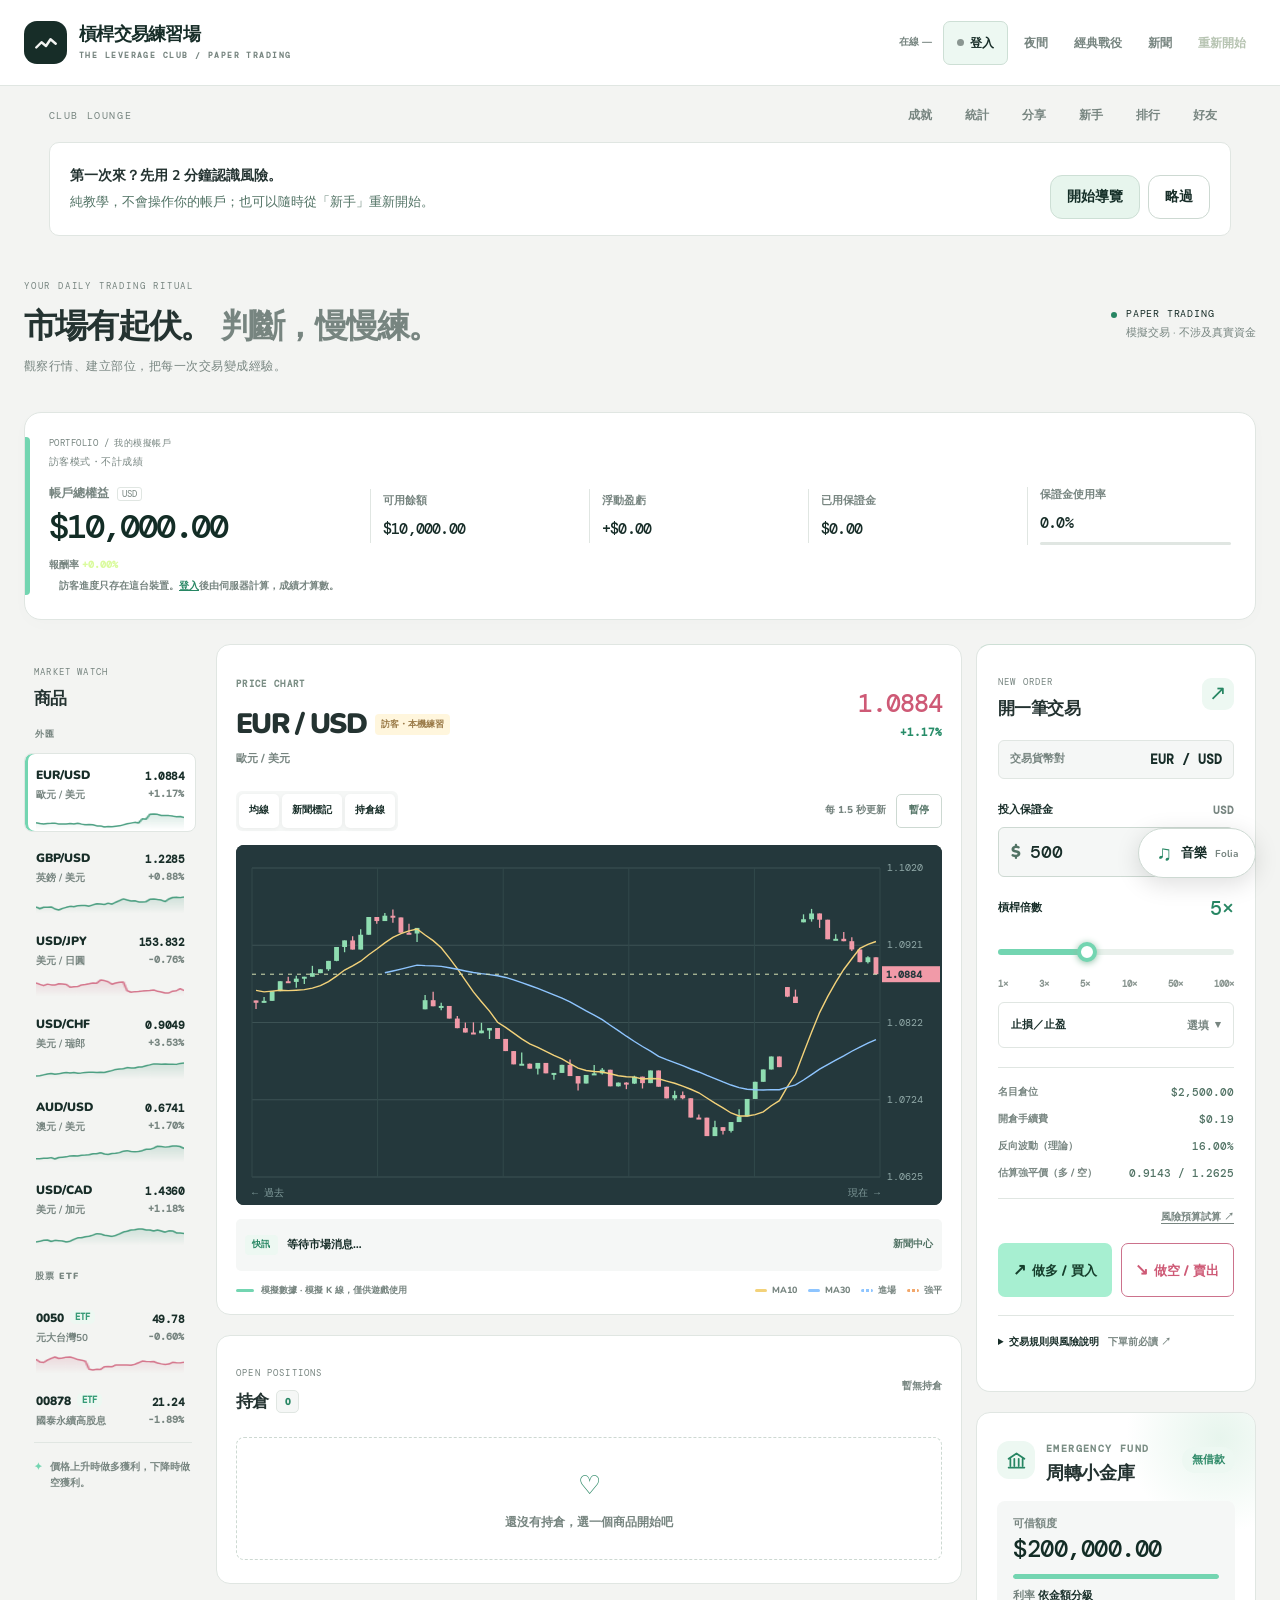
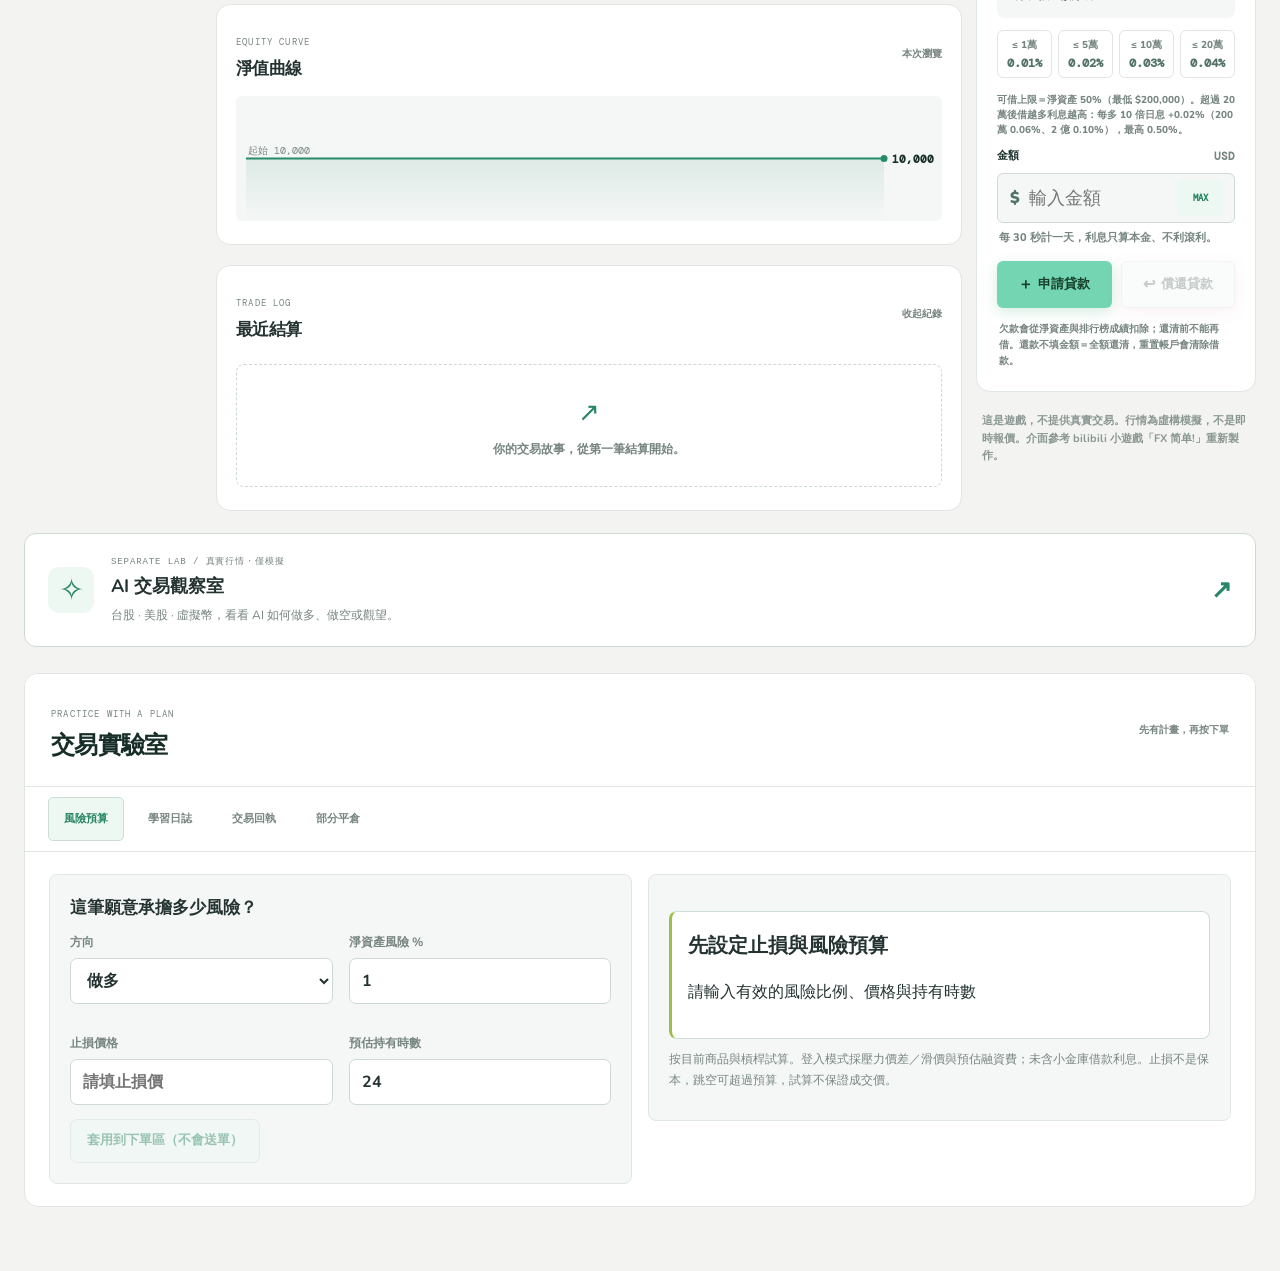
<file: index.html>
<!doctype html>
<html lang="zh-Hant" data-theme="day">
<head>
<meta charset="utf-8">
<meta name="viewport" content="width=device-width, initial-scale=1, viewport-fit=cover">
<meta name="theme-color" content="#eff5f2">
<title>槓桿交易練習場 · 外匯模擬交易</title>
<link rel="icon" type="image/png" sizes="32x32" href="assets/favicon-32.png?v=2">
<link rel="icon" href="favicon.ico?v=2" sizes="any">
<link rel="apple-touch-icon" href="assets/apple-touch-icon.png?v=2">
<link rel="manifest" href="manifest.webmanifest">
<meta name="mobile-web-app-capable" content="yes">
<meta name="apple-mobile-web-app-capable" content="yes">
<meta name="apple-mobile-web-app-title" content="交易練習場">
<meta name="apple-mobile-web-app-status-bar-style" content="black-translucent">
<link rel="preconnect" href="https://fonts.googleapis.com">
<link rel="stylesheet" href="https://fonts.googleapis.com/css2?family=DM+Mono:wght@400;500&family=Nunito:wght@600;700;800;900&display=swap">
<link rel="stylesheet" href="styles.css?v=20261018numbers1">
<link rel="stylesheet" href="club.css?v=20261018history1">
<link rel="stylesheet" href="folia-player.css?v=20261018audio1">
</head>
<body>
<div class="app-shell">
  <header class="topbar">
    <div class="brand">
      <span class="brand-mark" aria-hidden="true">
        <svg viewBox="0 0 40 40"><path d="M7 26l7-7 6 5 6-9 7 6" fill="none" stroke="currentColor" stroke-width="3.2" stroke-linecap="round" stroke-linejoin="round"/></svg>
      </span>
      <div><strong>槓桿交易練習場<span class="brand-edition">俱樂部</span></strong><small>THE LEVERAGE CLUB / PAPER TRADING</small></div>
    </div>
    <div class="top-actions">
      <span class="session-pill"><span class="live-dot"></span>模擬帳戶</span>
      <span id="onlineCount" class="session-pill" role="status" title="最近 75 秒內活躍的登入帳號和訪客分頁">在線 —</span>
      <span id="visitorCount" class="session-pill" title="不同瀏覽器的累計來訪人數（同一瀏覽器只算一次，清除瀏覽資料會重新計算）">累計來訪 —</span>
      <button id="accountBtn" class="account-btn hidden" type="button"><span class="sync-dot" id="syncDot"></span><span id="accountLabel">登入</span></button>
      <button id="themeBtn" class="text-button" type="button">夜間</button>
      <button id="battleBtn" class="text-button" type="button">經典戰役</button>
      <button id="newsCenterBtn2" class="text-button" type="button">新聞</button>
      <button id="resetBtn" class="text-button" type="button">重新開始</button>
    </div>
  </header>

  <main class="main">
    <div class="practice-heading"><div><span class="section-kicker">YOUR DAILY TRADING RITUAL</span><h2>市場有起伏。<em>判斷，慢慢練。</em></h2><p class="practice-copy">觀察行情、建立部位，把每一次交易變成經驗。</p></div><span class="practice-label"><i aria-hidden="true"></i> PAPER TRADING<br><small>模擬交易 · 不涉及真實資金</small></span></div>
    <section id="battleBar" class="battle-bar hidden" aria-label="經典戰役進度">
      <div class="battle-bar-info">
        <span class="section-kicker">CLASSIC BATTLE</span>
        <strong id="battleTitle">經典戰役</strong>
        <span class="battle-date" id="battleDate">-</span>
        <small><span id="battleDay"></span>・<span id="battleEvent"></span></small>
        <div class="battle-meter"><i id="battleMeter"></i></div>
      </div>
      <div class="battle-bar-actions">
        <button id="battleNextBtn" class="primary-button" type="button">下一天 ▸</button>
        <button id="battleAutoBtn" class="outline-button" type="button">自動播放</button>
        <button id="battleExitBtn" class="outline-button" type="button">離開戰役</button>
      </div>
    </section>
    <section class="balance-strip" aria-label="帳戶概覽">
      <div class="balance-lead">
        <div class="eyebrow">PORTFOLIO / 我的模擬帳戶 <span class="account-mode-chip" id="accountModeChip">訪客模式・不計成績</span></div>
        <div class="balance-title">帳戶總權益 <span class="balance-currency">USD</span><span id="equity" class="money-large">$10,000.00</span></div>
        <p>報酬率 <b id="retPct">+0.00%</b><span id="guestNote">　訪客進度只存在這台裝置。<button type="button" class="inline-link" id="guestLoginLink">登入</button>後由伺服器計算，成績才算數。</span></p>
      </div>
      <div class="portfolio-spark"><div><span>ACCOUNT TRAJECTORY</span><span class="spark-live">本次瀏覽</span></div><canvas id="portfolioSpark" aria-label="本次瀏覽帳戶權益趨勢"></canvas></div>
      <div class="metric m-free"><span>可用餘額</span><strong id="free">$0.00</strong></div>
      <div class="metric m-float"><span>浮動盈虧</span><strong id="floating">$0.00</strong></div>
      <div class="metric m-used"><span>已用保證金</span><strong id="usedMargin">$0.00</strong></div>
      <div class="metric m-usage"><span>保證金使用率</span><strong id="usage">0.0%</strong><div class="meter"><i id="meterBar"></i></div></div>
      <div class="metric m-networth hidden" id="netWorthRow"><span>淨資產（扣負債）</span><strong id="netWorth">$0.00</strong></div>
    </section>

    <div class="workspace">
      <aside class="panel market-panel">
        <div class="panel-heading"><div><span class="section-kicker">MARKET WATCH</span><h2>商品</h2></div><span class="heading-glyph" aria-hidden="true">✳</span></div>
        <div id="pairList" class="pair-list" role="listbox" aria-label="選擇交易商品"></div>
        <div class="market-note"><span aria-hidden="true">✦</span><span>價格上升時做多獲利，下降時做空獲利。</span></div>
      </aside>

      <section class="center-column">
        <div class="panel chart-panel">
          <div class="chart-topline">
            <div>
              <span class="section-kicker">PRICE CHART</span>
              <div class="pair-title"><h1 id="pairTitle">EUR / USD</h1><span class="mode-badge guest" id="modeBadge">訪客・本機練習</span></div>
              <div class="pair-sub" id="pairName">歐元 / 美元</div>
              <div class="pair-sub" id="sentimentInfo" role="status" hidden></div>
            </div>
            <div class="quote-block"><strong id="currentPrice">-</strong><span id="priceChange">+0.00%</span></div>
          </div>
          <div class="chart-controls">
            <div class="segmented" role="group" aria-label="圖表選項">
              <button id="maBtn" type="button" class="active">均線</button>
              <button id="newsMarkBtn" type="button" class="active">新聞標記</button>
              <button id="posLineBtn" type="button" class="active">持倉線</button>
            </div>
            <div class="playback-controls"><span id="dataStatus">每 1.5 秒更新</span><button id="pauseBtn" class="outline-button" type="button">暫停</button></div>
          </div>
          <div class="chart-wrap"><canvas id="chart" aria-label="匯率價格走勢圖"></canvas></div>
          <div id="newsTicker" class="news-ticker">
            <span class="ticker-tag" id="tickerTag">快訊</span>
            <div class="ticker-body"><span class="ticker-track flat" id="tickerTrack">等待市場消息…</span></div>
            <button id="newsCenterBtn" class="text-button ticker-more" type="button">新聞中心</button>
          </div>
          <div class="chart-foot">
            <span><i class="legend-line"></i>模擬數據 · 模擬 K 線，僅供遊戲使用</span>
            <span class="legend-keys"><i class="k-ma10"></i>MA10 <i class="k-ma30"></i>MA30 <i class="k-entry"></i>進場 <i class="k-liq"></i>強平</span>
          </div>
        </div>

        <div class="panel positions-panel" id="positionsPanel">
          <div class="panel-heading row-heading"><div><span class="section-kicker">OPEN POSITIONS</span><h2>持倉 <span id="positionCount" class="count-pill">0</span></h2></div><span id="riskHint" class="quiet-note">暫無持倉</span></div>
          <div id="positions" class="positions-list"></div>
        </div>

        <div class="panel equity-panel">
          <div class="panel-heading row-heading"><div><span class="section-kicker">EQUITY CURVE</span><h2>淨值曲線</h2></div><span id="equityNote" class="quiet-note">本次瀏覽</span></div>
          <div class="equity-wrap"><canvas id="equityChart" aria-label="淨值曲線"></canvas></div>
        </div>

        <div class="panel history-panel">
          <div class="panel-heading row-heading"><div><span class="section-kicker">TRADE LOG</span><h2>最近結算</h2></div><button id="historyToggle" class="text-button" type="button">展開紀錄</button></div>
          <div id="history" class="history-list hidden"></div>
        </div>
      </section>

      <aside class="right-column">
        <section class="panel order-panel" id="orderPanel">
          <div class="panel-heading"><div><span class="section-kicker">NEW ORDER</span><h2>開一筆交易</h2></div><span class="order-decoration" aria-hidden="true">✿</span></div>
          <div class="order-pair"><span id="orderPairLabel">交易貨幣對</span><strong id="orderPair">EUR / USD</strong></div>
          <div class="compact-fields">
            <div>
              <label class="field-label" for="marginInput">投入保證金 <span>USD</span></label>
              <div class="input-shell"><span>$</span><input id="marginInput" type="number" min="10" step="10" value="500" inputmode="decimal"><button id="maxBtn" type="button">MAX</button></div>
            </div>
            <div>
              <div class="range-label"><label for="leverageRange">槓桿倍數</label><strong id="leverageValue">5×</strong></div>
              <input id="leverageRange" type="range" min="0" max="11" step="1" value="4" aria-describedby="leverageNotice">
              <div class="range-ticks"><span>1×</span><span>3×</span><span>5×</span><span>10×</span><span>50×</span><span>100×</span></div>
            </div>
          </div>
          <details id="stopsBox" class="stops-box">
            <summary>止損／止盈 <span>選填</span></summary>
            <div class="stops-fields">
              <label>止損價<input id="slInput" type="number" step="any" inputmode="decimal" placeholder="不設"></label>
              <label>止盈價<input id="tpInput" type="number" step="any" inputmode="decimal" placeholder="不設"></label>
            </div>
            <p id="stopsHint" class="stops-hint">價格觸及就自動平倉。做多：止損低於現價、止盈高於現價；做空相反。</p>
          </details>
          <p id="leverageNotice" class="leverage-warning hidden" role="status">高槓桿風險：極小波動也可能在下一根 K 線強平；跳空可能穿倉，手續費也更高。</p>
          <div class="order-preview">
            <div><span>名目倉位</span><strong id="notional">$0.00</strong></div>
            <div><span>開倉手續費</span><strong id="tradeFee">$0.00</strong></div>
            <div><span>反向波動（理論）</span><strong id="riskPercent">0.00%</strong></div>
            <div><span>估算強平價（多 / 空）</span><strong id="liqPreview">-</strong></div>
          </div>
          <a class="inline-link order-lab-link" href="#learningLab">風險預算試算 ↗</a>
          <div class="trade-buttons">
            <button id="longBtn" type="button" class="trade-button long"><span>↗</span> 做多 / 買入</button>
            <button id="shortBtn" type="button" class="trade-button short"><span>↘</span> 做空 / 賣出</button>
          </div>
          <details class="trading-rules"><summary>交易規則與風險說明 <span>下單前必讀 ↗</span></summary><p class="order-note"><b>強平線與反向波動為理論估算，未含平倉價差、滑價及融資成本；實際可能提早強平，不能視為保證。</b> 登入玩家看同一組虛構行情，下單、平倉、強平都由伺服器計算。玩家每商品多空持倉以每帳號一票統計；至少三人參與時，多數做多使虛構模型短線偏跌，多數做空則偏漲。顯示的是額外小幅波動的遊戲模型抽籤機率，非整體價格漲跌機率、亦非真實市場預測；單一商品同帳號多空張數互抵。登入新倉持有滿 7 天時按到期行情自動平倉；舊版個人行情持倉不適用新期限，須先結清才切換。槓桿越高，開倉手續費越高。新成交規則下，市價單買賣價含示意價差與大單滑價（不設單筆最大金額）；槓桿名目借貸部分按真實時間計息（非實際券商費率），舊持倉不追收。畫面顯示中間價，實際成交可能不同。行情跳空可能穿過強平線，帳戶淨值可能變成負數；淨值 ≤ 0 時會凍結開倉。</p></details>
        </section>
        <section class="panel bank-panel" id="bankPanel">
          <div class="bank-head">
            <div class="bank-title">
              <span class="bank-icon" aria-hidden="true">
                <svg viewBox="0 0 24 24"><path d="M3 10l9-6 9 6M5 10v8M9.5 10v8M14.5 10v8M19 10v8M3 20h18" fill="none" stroke="currentColor" stroke-width="2" stroke-linecap="round" stroke-linejoin="round"/></svg>
              </span>
              <div><span class="section-kicker">EMERGENCY FUND</span><h2>周轉小金庫</h2></div>
            </div>
            <span class="bank-status" id="bankStatus">無借款</span>
          </div>

          <div class="bank-hero" id="bankHero">
            <span class="bank-hero-label" id="bankHeroLabel">可借額度</span>
            <strong class="bank-hero-value" id="bankHeroValue">$200,000.00</strong>
            <div class="bank-meter"><i id="bankMeter"></i></div>
            <div class="bank-hero-sub">
              <span id="loanOwedRow" class="hidden">本金 <b id="loanPrincipal">$0</b> ・ 利息 <b id="loanOwed">$0.00</b></span>
              <span>利率 <b id="loanRate">—</b></span>
            </div>
          </div>

          <div class="bank-tiers" role="list" aria-label="日利率分級">
            <button type="button" class="bank-tier" data-tier="0" data-amount="10000" role="listitem"><span>≤ 1萬</span><b>0.01%</b></button>
            <button type="button" class="bank-tier" data-tier="1" data-amount="50000" role="listitem"><span>≤ 5萬</span><b>0.02%</b></button>
            <button type="button" class="bank-tier" data-tier="2" data-amount="100000" role="listitem"><span>≤ 10萬</span><b>0.03%</b></button>
            <button type="button" class="bank-tier" data-tier="3" data-amount="200000" role="listitem"><span>≤ 20萬</span><b>0.04%</b></button>
          </div>
          <p class="quiet-note" id="loanScaleNote">可借上限＝淨資產 50%（最低 $200,000）。超過 20 萬後借越多利息越高：每多 10 倍日息 +0.02%（200 萬 0.06%、2 億 0.10%），最高 0.50%。</p>

          <label class="field-label" for="loanAmount">金額 <span>USD</span></label>
          <div class="input-shell"><span>$</span><input id="loanAmount" type="number" min="1" step="100" placeholder="輸入金額" inputmode="decimal"><button id="loanMaxBtn" type="button">MAX</button></div>
          <p class="bank-preview" id="bankPreview">每 30 秒計一天，利息只算本金、不利滾利。</p>

          <div class="bank-buttons">
            <button id="loanBorrowBtn" type="button" class="bank-button borrow"><span aria-hidden="true">＋</span>申請貸款</button>
            <button id="loanRepayBtn" type="button" class="bank-button repay" disabled><span aria-hidden="true">↩</span>償還貸款</button>
          </div>
          <p class="bank-note">欠款會從淨資產與排行榜成績扣除；還清前不能再借。還款不填金額＝全額還清，重置帳戶會清除借款。</p>
        </section>
        <div class="side-disclaimer">這是遊戲，不提供真實交易。行情為虛構模擬，不是即時報價。介面參考 bilibili 小遊戲「FX 简单!」重新製作。</div>
      </aside>
    </div>
    <a class="ai-demo-entry" href="ai-demo.html"><span class="ai-demo-entry-icon" aria-hidden="true">✧</span><span><small>SEPARATE LAB / 真實行情・僅模擬</small><strong>AI 交易觀察室</strong><span>台股 · 美股 · 虛擬幣，看看 AI 如何做多、做空或觀望。</span></span><b aria-hidden="true">↗</b></a>
    <section id="learningLab" class="panel lab-panel" aria-label="交易學習工具"></section>
  </main>
  <nav class="mobile-dock" aria-label="練習場快速導覽"><a href="#chart">⌁ <span>行情</span></a><a href="#orderPanel">⇅ <span>下單</span></a><a href="#positionsPanel">▤ <span>持倉</span></a><a href="#bankPanel">▦ <span>資金</span></a><a href="#learningLab">✧ <span>實驗室</span></a></nav>
</div>

<div id="toast" class="toast" role="status" aria-live="polite"></div>
<div id="newsFloat" class="news-float" role="status">
  <button id="newsFloatClose" class="nf-close" aria-label="關閉快訊" type="button">×</button>
  <span class="nf-tag" id="nfTag">快訊</span>
  <h4 id="nfTitle"></h4>
  <p id="nfBody"></p>
</div>

<div id="newsCenter" class="modal-backdrop hidden" role="presentation">
  <div class="modal" role="dialog" aria-modal="true" aria-labelledby="newsCenterTitle">
    <button id="newsCenterClose" class="modal-x" aria-label="關閉新聞中心" type="button">×</button>
    <div class="modal-icon">✦</div>
    <h2 id="newsCenterTitle">新聞中心</h2>
    <p>本次瀏覽收到的全部市場快訊。約四分之一的新聞，市場會走出相反方向。</p>
    <div id="newsCenterList" class="news-center-list"></div>
    <div class="modal-actions"><button id="newsCenterOk" class="primary-button" type="button">關閉</button></div>
  </div>
</div>

<div id="authModal" class="modal-backdrop hidden" role="presentation">
  <div class="modal auth-modal" role="dialog" aria-modal="true" aria-labelledby="authTitle">
    <button id="authClose" class="modal-x" aria-label="關閉" type="button">×</button>
    <div class="modal-icon">♡</div>
    <div id="authForm">
      <h2 id="authTitle">登入帳號</h2>
      <p id="authDesc">登入後由伺服器計算行情與帳戶，成績才算數。</p>
      <div class="segmented auth-tabs" role="tablist">
        <button id="tabLogin" type="button" class="active">登入</button>
        <button id="tabRegister" type="button">註冊</button>
      </div>
      <form id="authFormEl" autocomplete="on" novalidate>
        <label class="auth-field"><span>帳號</span><input id="authUser" name="username" autocomplete="username" autocapitalize="off" spellcheck="false" maxlength="20" placeholder="3~20 個英文字母、數字或底線"></label>
        <label class="auth-field hidden" id="authCodeWrap"><span>救援碼</span><input id="authCode" autocomplete="off" autocapitalize="characters" spellcheck="false" maxlength="24" placeholder="XXXX-XXXX-XXXX-XXXX" class="mono-input"></label>
        <label class="auth-field"><span id="authPassLabel">密碼</span><input id="authPass" name="password" type="password" autocomplete="current-password" maxlength="128" placeholder="至少 8 個字元"></label>
        <label class="auth-field hidden" id="authPass2Wrap"><span>再輸入一次</span><input id="authPass2" type="password" autocomplete="new-password" maxlength="128"></label>
        <div id="authError" class="auth-error" role="alert"></div>
        <button id="authSubmit" class="primary-button auth-submit" type="submit">登入</button>
      </form>
      <div class="auth-links"><button id="forgotLink" class="text-button" type="button">忘記密碼？</button><button id="backToLogin" class="text-button hidden" type="button">← 回到登入</button></div>
    </div>
    <div id="authInfo" class="hidden">
      <h2>已登入：<span id="authName"></span></h2>
      <p id="authSyncText">行情與帳戶由伺服器計算。</p>
      <p class="auth-note">舊版雲端存檔保留但不匯入新帳戶；新版從 $10,000 開始。舊帳號請先產生並保存救援碼。</p>
      <div class="modal-actions auth-actions">
        <button id="newCodeBtn" class="outline-button" type="button">產生新救援碼</button>
        <button id="logoutBtn" class="primary-button" type="button">登出</button>
      </div>
      <button id="deleteAccountBtn" class="text-button danger-link" type="button">刪除帳號與雲端存檔</button>
    </div>
  </div>
</div>

<div id="rcModal" class="modal-backdrop hidden" role="presentation">
  <div class="modal" role="dialog" aria-modal="true" aria-labelledby="rcTitle">
    <div class="modal-icon" aria-hidden="true">#</div>
    <h2 id="rcTitle">請記下救援碼</h2>
    <p>忘記密碼時，用這組碼重設。<b>它只會顯示這一次</b>，伺服器也查不到原文。請截圖或抄在安全的地方，不要給別人。</p>
    <div class="rc-box"><code id="rcCode"></code><button id="rcCopy" class="outline-button" type="button">複製</button></div>
    <label class="rc-ack"><input type="checkbox" id="rcAck"> 我已經記下來了</label>
    <div class="modal-actions"><button id="rcDone" class="primary-button" type="button" disabled>完成</button></div>
  </div>
</div>

<div id="confirmModal" class="modal-backdrop hidden" role="presentation">
  <div class="modal" role="dialog" aria-modal="true" aria-labelledby="confirmTitle">
    <div class="modal-icon">♡</div>
    <h2 id="confirmTitle">重新開始？</h2>
    <p>帳戶會回到 $10,000，所有持倉直接結束。已加入本季排行榜者重置後立即退出，且本季無法再次參賽；成就和終生統計保留。登入玩家的共同行情不會重新開始。</p>
    <div class="modal-actions"><button id="confirmCancel" class="outline-button" type="button">取消</button><button id="confirmOk" class="primary-button" type="button">重新開始</button></div>
  </div>
</div>

<div id="stopsModal" class="modal-backdrop hidden" role="presentation">
  <div class="modal" role="dialog" aria-modal="true" aria-labelledby="stopsTitle">
    <button id="stopsClose" class="modal-x" aria-label="關閉" type="button">×</button>
    <div class="modal-icon" aria-hidden="true">⇅</div>
    <h2 id="stopsTitle">止損／止盈</h2>
    <p id="stopsMsg"></p>
    <div class="stops-fields">
      <label>止損價<input id="slEdit" type="number" step="any" inputmode="decimal" placeholder="不設"></label>
      <label>止盈價<input id="tpEdit" type="number" step="any" inputmode="decimal" placeholder="不設"></label>
    </div>
    <p id="stopsEditHint" class="stops-hint"></p>
    <div class="modal-actions"><button id="stopsClear" class="outline-button" type="button">全部取消</button><button id="stopsSave" class="primary-button" type="button">儲存</button></div>
  </div>
</div>

<div id="riskModal" class="modal-backdrop hidden" role="presentation">
  <div class="modal risk-modal" role="dialog" aria-modal="true" aria-labelledby="riskTitle">
    <button id="riskClose" class="modal-x" aria-label="暫不處理" type="button">×</button>
    <div class="modal-icon loss">!</div>
    <h2 id="riskTitle">倉位接近強平線</h2>
    <p id="riskMsg"></p>
    <div class="risk-detail" id="riskDetail"></div>
    <label class="auth-field risk-field"><span>補倉金額（USD）</span><input id="riskAmount" type="number" min="1" step="1" inputmode="decimal"></label>
    <div class="risk-preview" id="riskPreview"></div>
    <div class="risk-free" id="riskFree"></div>
    <div class="modal-actions risk-actions">
      <button id="riskAddBtn" class="primary-button" type="button">補保證金</button>
      <button id="riskLoanBtn" class="outline-button loan" type="button">借款補倉</button>
      <button id="riskIgnoreBtn" class="outline-button" type="button">暫不處理</button>
    </div>
  </div>
</div>

<div id="battleModal" class="modal-backdrop hidden" role="presentation">
  <div class="modal battle-modal" role="dialog" aria-modal="true" aria-labelledby="battleModalTitle">
    <button id="battleModalClose" class="modal-x" aria-label="關閉" type="button">×</button>
    <div class="modal-icon">⚔</div>
    <h2 id="battleModalTitle">經典戰役</h2>
    <p>用真實的歷史日收盤價（歐洲央行參考匯率）回放外匯史上的大事件。每按一次「下一天」前進一個交易日，帳戶獨立從 $10,000 開始，不影響原本的帳戶與排行榜。</p>
    <div id="battleList" class="battle-list"></div>
  </div>
</div>

<script type="module" src="app.mjs?v=20261019recovery1"></script>
<script type="module" src="folia-player.mjs?v=20261018audio1"></script>
<script>
// 安裝到手機桌面（PWA）：只快取靜態檔，API 永遠走網路。
if ("serviceWorker" in navigator) addEventListener("load", () => navigator.serviceWorker.register("sw.js").catch(() => {}));
</script>
</body>
</html>
</file>
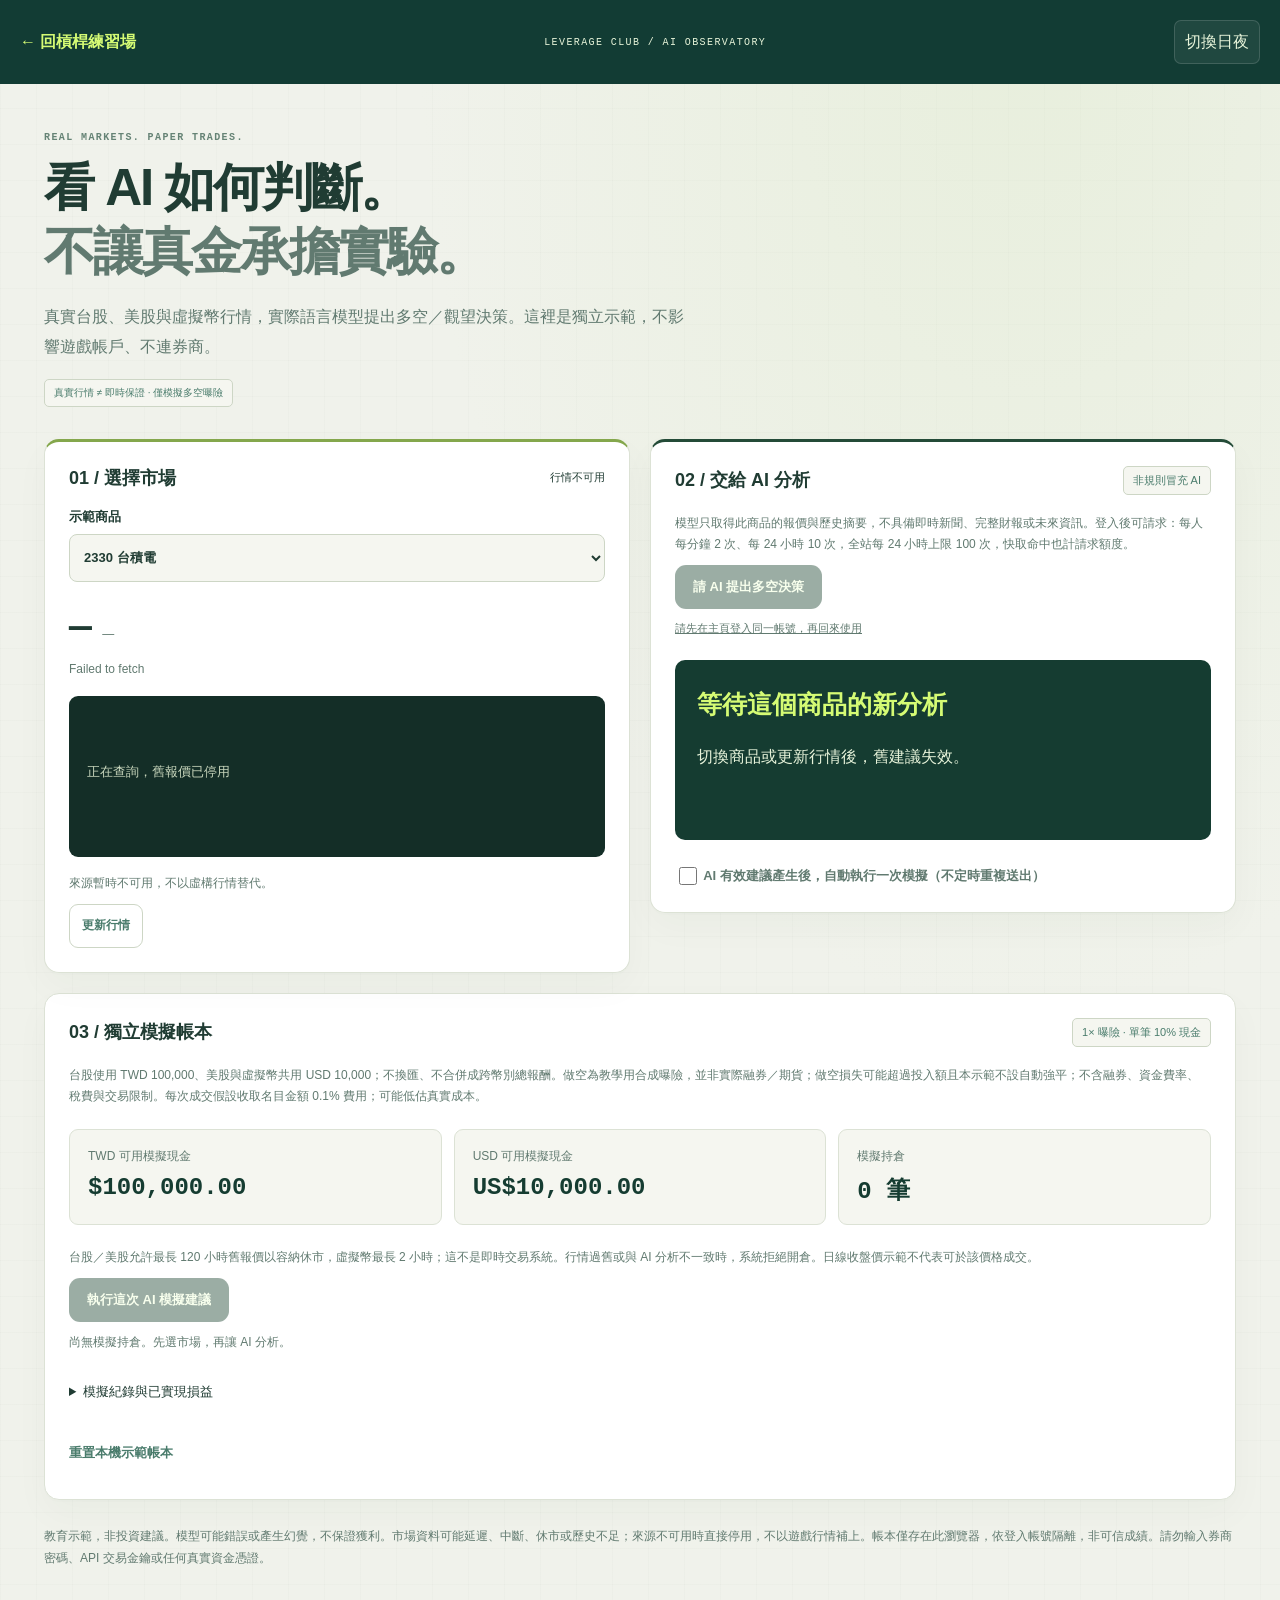
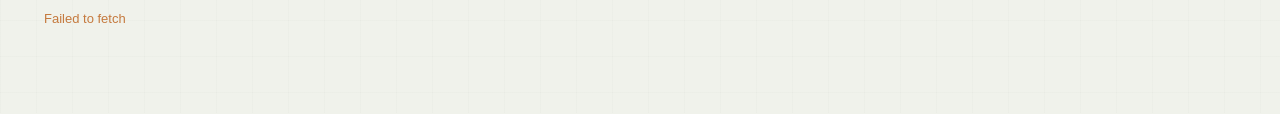
<file: ai-demo.html>
<!doctype html><html lang="zh-Hant" data-theme="day"><head><meta charset="utf-8"><meta name="viewport" content="width=device-width,initial-scale=1,viewport-fit=cover"><meta name="theme-color" content="#123c34"><title>AI 交易觀察室｜真實行情・模擬多空</title><link rel="stylesheet" href="styles.css?v=20261017ai1"><link rel="stylesheet" href="ai-demo.css?v=1"></head><body><header class="demo-header"><a href="./">← 回槓桿練習場</a><span>LEVERAGE CLUB / AI OBSERVATORY</span><button id="demoTheme" type="button">切換日夜</button></header><main class="demo-main"><section class="demo-hero"><span class="section-kicker">REAL MARKETS. PAPER TRADES.</span><h1>看 AI 如何判斷。<br><em>不讓真金承擔實驗。</em></h1><p>真實台股、美股與虛擬幣行情，實際語言模型提出多空／觀望決策。這裡是獨立示範，不影響遊戲帳戶、不連券商。</p><span class="demo-tag">真實行情 ≠ 即時保證 · 僅模擬多空曝險</span></section><div class="demo-layout"><section class="panel demo-market"><div class="demo-title"><h2>01 / 選擇市場</h2><span id="marketState" role="status">等待查詢</span></div><label>示範商品<select id="demoSymbol"><optgroup label="台股 · TWD"><option value="2330.TW">2330 台積電</option><option value="0050.TW">0050 元大台灣50</option></optgroup><optgroup label="美股 · USD"><option value="AAPL">AAPL Apple</option><option value="SPY">SPY S&P 500 ETF</option><option value="NVDA">NVDA NVIDIA</option></optgroup><optgroup label="虛擬幣 · USD"><option value="BTC-USD">BTC Bitcoin</option><option value="ETH-USD">ETH Ethereum</option></optgroup></select></label><div class="demo-quote"><strong id="demoPrice">—</strong><span id="demoCurrency">—</span></div><p id="quoteTime" class="lab-hint">沒有報價時不執行模擬交易。</p><svg id="demoChart" viewBox="0 0 600 180" role="img" aria-label="歷史收盤價走勢"><text x="20" y="90">等待真實行情</text></svg><p id="sourceInfo" class="lab-hint"></p><button id="refreshMarket" class="outline-button">更新行情</button></section><section class="panel demo-decision"><div class="demo-title"><h2>02 / 交給 AI 分析</h2><span class="demo-tag">非規則冒充 AI</span></div><p class="lab-hint">模型只取得此商品的報價與歷史摘要，不具備即時新聞、完整財報或未來資訊。登入後可請求：每人每分鐘 2 次、每 24 小時 10 次，全站每 24 小時上限 100 次，快取命中也計請求額度。</p><button id="askAI" class="primary-button">請 AI 提出多空決策</button><a href="./" class="demo-login">請先在主頁登入同一帳號，再回來使用</a><div id="decisionBox" class="demo-result" role="status"><h3>做多、做空，或耐心等待。</h3><p>AI 尚未分析，不預填或虛構決策。</p></div><label class="demo-auto"><input type="checkbox" id="autoPaper"> AI 有效建議產生後，自動執行一次模擬（不定時重複送出）</label></section></div><section class="panel demo-wallet"><div class="demo-title"><h2>03 / 獨立模擬帳本</h2><span class="demo-tag">1× 曝險 · 單筆 10% 現金</span></div><p class="lab-hint">台股使用 TWD 100,000、美股與虛擬幣共用 USD 10,000；不換匯、不合併成跨幣別總報酬。做空為教學用合成曝險，並非實際融券／期貨；做空損失可能超過投入額且本示範不設自動強平；不含融券、資金費率、稅費與交易限制。每次成交假設收取名目金額 0.1% 費用；可能低估真實成本。</p><div id="walletStats" class="demo-stats"></div><p id="paperPolicy" class="lab-hint">台股／美股允許最長 120 小時舊報價以容納休市，虛擬幣最長 2 小時；這不是即時交易系統。行情過舊或與 AI 分析不一致時，系統拒絕開倉。日線收盤價示範不代表可於該價格成交。</p><button id="executePaper" class="primary-button" disabled>執行這次 AI 模擬建議</button><div id="paperPosition"></div><details><summary>模擬紀錄與已實現損益</summary><div id="paperLog"></div></details><button id="resetPaper" class="text-button">重置本機示範帳本</button></section><p class="demo-disclaimer">教育示範，非投資建議。模型可能錯誤或產生幻覺，不保證獲利。市場資料可能延遲、中斷、休市或歷史不足；來源不可用時直接停用，不以遊戲行情補上。帳本僅存在此瀏覽器，依登入帳號隔離，非可信成績。請勿輸入券商密碼、API 交易金鑰或任何真實資金憑證。</p><div id="demoStatus" role="status" aria-live="polite"></div></main><script type="module" src="ai-demo.mjs?v=1"></script></body></html>
</file>
<file: styles.css>
/* 配色與版面參考 bilibili「FX 简单!」v3.0.2（白天 / 夜間兩套） */
:root{
  --bg:#eff5f2; --text:#263a3b; --text-money:#173d3a; --text-deep:#2c4a46; --green-text:#4a7c6c;
  --text-muted:#8fa69c; --text-dim:#a6b5ae; --text-faint:#b0c0b5;
  --surface:#fff; --surface-tint:#f4f8f5; --surface-hover:#f2f8f4;
  --border:#e1ebe6; --border-strong:#d9e8df; --border-soft:#edf2ef; --border-panel-green:#cae7d8; --border-green-metric:#b8dbca;
  --tint-green:#e8f5ec; --tint-green-strong:#dff2e8; --green-faint:#c2e2d2;
  --brand-deep:#1f4141; --brand-leaf:#bef0d4;
  --accent:#74c69a; --accent-hover:#69b991; --accent-deep:#5fb98a;
  --seg-bg:#f1f6f3; --seg-active:#23534a; --seg-shadow:0 2px 6px #d5e4dc; --focus-ring:#dff4e9; --range-rest:#e8f0eb;
  --up:#2f9c76; --down:#e06e81; --long-text:#399774; --short-text:#d87587;
  --tint-red:#fff0f1; --red-text:#d97e8c; --pink-soft:#f4a4ae; --red-deep:#6e2f3d;
  --risk-bg:#fff1e5; --risk-text:#c57a3e; --amber-bg:#fff6dd; --amber-text:#9b7b49;
  --kicker:#9bb9ab; --eyebrow:#3e7461; --eyebrow-accent:#5fb98a;
  --chart-bg:#24383c; --shadow-panel:0 5px 24px rgba(32,80,65,.035); --shadow-modal:0 18px 50px rgba(30,60,50,.18);
  --backdrop:rgba(28,48,44,.38);
}
html[data-theme="night"]{
  --bg:#0f1b1d; --text:#c9ded4; --text-money:#e8f6ee; --text-deep:#bcd6ca; --green-text:#8fd0b2;
  --text-muted:#7e9a8e; --text-dim:#66827a; --text-faint:#4f6a61;
  --surface:#16292b; --surface-tint:#1b3335; --surface-hover:#1d3836;
  --border:#24413c; --border-strong:#2c4d46; --border-soft:#223c37; --border-panel-green:#2c5245; --border-green-metric:#2f5a4a;
  --tint-green:#1d3b2d; --tint-green-strong:#1c4434; --green-faint:#2e5546;
  --brand-deep:#0b1c1c; --brand-leaf:#8fe0b8;
  --accent:#4cb98b; --accent-hover:#5ac798; --accent-deep:#67d3a0;
  --seg-bg:#1b3335; --seg-active:#d5eee1; --seg-shadow:0 2px 6px #00000059; --focus-ring:#1d4a38; --range-rest:#24413c;
  --up:#57cf9b; --down:#ef8ba0; --long-text:#63cf9c; --short-text:#ef8ba0;
  --tint-red:#42262e; --red-text:#ef93a6; --pink-soft:#d98497; --red-deep:#4d1f2b;
  --risk-bg:#41291a; --risk-text:#e09a67; --amber-bg:#37301a; --amber-text:#c2a45e;
  --kicker:#5f8a78; --eyebrow:#8fd0b2; --eyebrow-accent:#67d3a0;
  --chart-bg:#0e2023; --shadow-panel:0 5px 24px rgba(0,0,0,.25); --shadow-modal:0 18px 50px rgba(0,0,0,.5);
  --backdrop:rgba(0,0,0,.55);
}

*{box-sizing:border-box}
html,body{margin:0;background:var(--bg);color:var(--text);overflow-x:hidden}
body{font-family:Nunito,"PingFang TC","Microsoft JhengHei","Noto Sans TC",sans-serif;-webkit-font-smoothing:antialiased}
button,input,select{font:inherit;color:inherit}
button{cursor:pointer}
button:disabled{opacity:.45;cursor:not-allowed}
.hidden{display:none!important}
.positive{color:var(--up)} .negative{color:var(--down)}
.mono{font-family:"DM Mono",ui-monospace,monospace}

.app-shell{min-height:100vh}
.topbar{height:78px;background:var(--surface);border-bottom:1px solid var(--border-panel-green);display:flex;align-items:center;justify-content:space-between;padding:0 clamp(20px,3.2vw,56px);gap:20px;position:sticky;top:0;z-index:20}
.brand{display:flex;align-items:center;gap:12px;min-width:0}
.brand-mark{width:40px;height:40px;border-radius:14px;background:var(--brand-deep);color:var(--brand-leaf);display:grid;place-items:center;transform:rotate(-8deg);flex:none}
.brand-mark svg{width:30px;height:30px}
.brand strong{display:block;font-size:20px;letter-spacing:-.04em;font-weight:900;line-height:1.1;white-space:nowrap}
.brand small{display:block;font:600 10px/1.3 "DM Mono",monospace;letter-spacing:.22em;color:var(--text-muted);margin-top:5px}
.top-actions{display:flex;align-items:center;gap:16px}
.session-pill{display:flex;align-items:center;gap:7px;background:var(--tint-green);color:var(--accent-deep);border-radius:99px;padding:8px 12px;font-size:12px;font-weight:900}
.live-dot{width:7px;height:7px;border-radius:50%;background:var(--accent-deep);box-shadow:0 0 0 0 var(--accent);animation:pulse 2s infinite}
@keyframes pulse{0%{box-shadow:0 0 0 0 rgba(95,185,138,.55)}70%{box-shadow:0 0 0 7px rgba(95,185,138,0)}100%{box-shadow:0 0 0 0 rgba(95,185,138,0)}}
.text-button{border:0;background:none;color:var(--green-text);font-size:13px;font-weight:900;padding:6px 0}
.text-button:hover{color:var(--accent-deep)}

.main{max-width:1500px;margin:0 auto;padding:26px clamp(20px,3.2vw,56px) 50px}
.balance-strip{background:var(--tint-green-strong);border:1px solid var(--border-panel-green);border-radius:22px;min-height:146px;padding:25px 30px;display:grid;grid-template-columns:minmax(270px,1.5fr) repeat(4,minmax(125px,.65fr));align-items:center;gap:12px 20px;margin-bottom:22px;position:relative;overflow:hidden}
.balance-strip:after{content:"✦";position:absolute;right:28px;top:-33px;color:var(--green-faint);font-size:130px;line-height:1;pointer-events:none}
.balance-lead,.metric{position:relative;z-index:1}
.eyebrow,.section-kicker{font:700 11px/1.2 "DM Mono",monospace;letter-spacing:.16em;color:var(--kicker)}
.eyebrow{font-family:inherit;letter-spacing:.06em;font-size:13px;color:var(--eyebrow);font-weight:900}
.account-mode-chip{color:var(--eyebrow-accent);margin-left:4px}
.balance-title{font-size:15px;font-weight:800;margin-top:11px}
.money-large{font:800 clamp(28px,2.6vw,38px)/1.1 Nunito,sans-serif;display:block;letter-spacing:-.04em;color:var(--text-money);margin-top:3px;font-variant-numeric:tabular-nums}
.balance-lead p{font-size:12px;color:var(--text-muted);margin:8px 0 0;font-weight:700}
.balance-lead p b{font-family:"DM Mono",monospace}
.metric{border-left:1px solid var(--border-green-metric);padding-left:20px;min-height:54px;display:flex;flex-direction:column;justify-content:center;gap:8px}
.metric span{color:var(--text-muted);font-size:13px;font-weight:800}
.metric strong{font:700 18px/1.2 "DM Mono",monospace;letter-spacing:-.06em;white-space:nowrap;color:var(--text-deep)}
.meter{height:5px;background:var(--range-rest);border-radius:99px;overflow:hidden}
.meter i{display:block;height:100%;width:0;background:var(--accent);border-radius:99px;transition:width .35s,background .35s}
.meter i.warn{background:#e9a35a} .meter i.danger{background:var(--down)}

.workspace{display:grid;grid-template-columns:230px minmax(0,1fr) 320px;align-items:start;gap:20px}
.panel{background:var(--surface);border:1px solid var(--border);border-radius:20px;box-shadow:var(--shadow-panel)}
.center-column,.right-column{display:flex;flex-direction:column;gap:20px;min-width:0}
.panel-heading{display:flex;align-items:center;justify-content:space-between;padding:0 10px;margin-bottom:18px}
.panel-heading h2{margin:6px 0 0;font-size:19px;line-height:1.2;letter-spacing:-.03em;font-weight:900}
.heading-glyph,.order-decoration{color:var(--green-faint);font-size:22px}
.row-heading{padding:0}
.quiet-note{color:var(--text-muted);font-size:12px;font-weight:800}

.market-panel{padding:22px 12px;position:sticky;top:98px}
.pair-list{display:flex;flex-direction:column;gap:5px}
.pair-row{width:100%;border:0;background:transparent;border-radius:13px;padding:11px 12px;text-align:left;display:grid;grid-template-columns:1fr auto;align-items:center;gap:4px 8px;color:var(--text-deep)}
.pair-row:hover{background:var(--surface-hover)}
.pair-row.selected{background:var(--tint-green);box-shadow:inset 3px 0 var(--accent-hover)}
.pair-row strong{display:block;font-size:14px;font-weight:900}
.pair-row small{display:block;font-size:11px;color:var(--text-muted);margin-top:4px;font-weight:700}
.pair-numbers{text-align:right}
.pair-numbers strong{font:700 13px "DM Mono",monospace}
.pair-numbers small{font:700 11px "DM Mono",monospace}
.pair-row canvas{grid-column:1/-1;width:100%;height:26px;display:block;margin-top:4px}
/* 商品分組標題（外匯／股票 ETF） */
.pair-group-label{font-size:11px;font-weight:900;letter-spacing:.08em;color:var(--text-muted);padding:10px 12px 2px}
.pair-group-label:first-child{padding-top:0}
.pair-row.etf > span:first-child > strong::after{content:"ETF";margin-left:6px;padding:1px 5px;border-radius:5px;font:800 9px/1.4 "DM Mono",monospace;vertical-align:2px;background:var(--tint-green);color:var(--accent-hover)}
.market-note{display:flex;gap:8px;align-items:flex-start;margin:16px 10px 0;padding-top:16px;border-top:1px dashed var(--border-strong);font-size:12px;color:var(--text-muted);font-weight:700;line-height:1.5}
.market-note span:first-child{color:var(--accent)}

.chart-panel{padding:26px 28px 18px}
.chart-topline{display:flex;justify-content:space-between;align-items:flex-start;gap:12px}
.pair-title{display:flex;align-items:center;gap:10px;margin-top:5px;flex-wrap:wrap}
.pair-title h1{font-size:25px;letter-spacing:-.03em;margin:0;font-weight:900}
.mode-badge{font-size:11px;padding:5px 9px;border-radius:99px;background:var(--tint-red);color:var(--red-text);font-weight:900}
.pair-sub{color:var(--text-muted);font-size:12px;font-weight:800;margin-top:3px}
.quote-block{text-align:right;padding-top:10px}
.quote-block strong{font:700 clamp(23px,2.3vw,30px)/1.2 "DM Mono",monospace;letter-spacing:-.06em;display:block;font-variant-numeric:tabular-nums;transition:color .3s}
.quote-block span{font:700 12px/1.5 "DM Mono",monospace}
.chart-controls{display:flex;align-items:center;justify-content:space-between;gap:10px;margin:20px 0 14px;flex-wrap:wrap}
.segmented{padding:4px;background:var(--seg-bg);display:inline-flex;gap:3px;border-radius:11px}
.segmented button{border:0;background:transparent;color:var(--text-muted);border-radius:8px;padding:8px 12px;font-size:12px;font-weight:900}
.segmented button.active{color:var(--seg-active);background:var(--surface);box-shadow:var(--seg-shadow)}
.playback-controls{display:flex;align-items:center;gap:10px;color:var(--text-muted);font-size:12px;font-weight:800}
.outline-button{border:1px solid var(--border-strong);background:var(--surface);color:var(--green-text);border-radius:9px;padding:7px 12px;font-size:12px;font-weight:900}
.outline-button:hover{background:var(--surface-hover)}
.primary-button{border:0;background:var(--brand-deep);color:var(--brand-leaf);border-radius:11px;padding:11px 18px;font-size:13px;font-weight:900}
html[data-theme="night"] .primary-button{background:var(--accent);color:#0b2a1e}
.chart-wrap{height:350px;background:var(--chart-bg);border-radius:15px;position:relative;overflow:hidden}
.chart-wrap canvas{display:block;width:100%;height:100%}
.chart-foot{display:flex;justify-content:space-between;align-items:center;gap:8px;color:var(--text-muted);font-size:11px;font-weight:800;margin-top:13px;flex-wrap:wrap}
.chart-foot>span:first-child{display:flex;align-items:center;gap:7px}
.legend-line{display:inline-block;width:18px;height:3px;border-radius:9px;background:var(--accent)}
.legend-keys{display:flex;align-items:center;gap:5px}
.legend-keys i{display:inline-block;width:12px;height:3px;border-radius:2px;margin-left:6px}
.k-ma10{background:#f3d27a} .k-ma30{background:#8ec5ff}
.k-entry{background:repeating-linear-gradient(90deg,#8ec5ff 0 3px,transparent 3px 5px)}
.k-liq{background:repeating-linear-gradient(90deg,#f2a76b 0 3px,transparent 3px 5px)}

.news-ticker{display:flex;align-items:center;gap:9px;border:1px solid var(--border);background:var(--surface-tint);border-radius:11px;padding:7px 11px;margin:10px 0 0;font-size:12px;font-weight:800;color:var(--text-deep);overflow:hidden}
.ticker-tag{flex:none;background:var(--tint-green);color:var(--accent-deep);border-radius:6px;padding:3px 7px;font-size:10px;font-weight:900}
.ticker-tag.bear{background:var(--tint-red);color:var(--red-text)}
.ticker-body{flex:1;min-width:0;overflow:hidden;white-space:nowrap;mask-image:linear-gradient(90deg,transparent,#000 4%,#000 96%,transparent);-webkit-mask-image:linear-gradient(90deg,transparent,#000 4%,#000 96%,transparent)}
.ticker-track{display:inline-block;white-space:nowrap;animation:tickerMove 16s linear infinite;padding-left:100%}
.ticker-track.flat{animation:none;padding-left:0}
@keyframes tickerMove{from{transform:translateX(0)}to{transform:translateX(-100%)}}
.ticker-more{flex:none;font-size:11px;padding:4px 0}

.positions-panel,.history-panel,.equity-panel{padding:22px 24px}
.count-pill{display:inline-grid;place-items:center;min-width:23px;height:23px;padding:0 5px;margin-left:3px;border-radius:99px;background:var(--tint-green);color:var(--accent-deep);font:900 12px/1 Nunito,sans-serif;vertical-align:2px}
.positions-list{display:flex;flex-direction:column;gap:9px}
.empty-state{padding:27px 12px 30px;text-align:center;color:var(--text-dim);font-weight:700;font-size:13px}
.empty-icon{font-size:26px;margin-bottom:8px;color:var(--green-faint)}
.position-row{border:1px solid var(--border);border-radius:13px;padding:12px 14px;display:grid;grid-template-columns:1.25fr .8fr .8fr .8fr .9fr auto;align-items:center;gap:10px}
.position-row.risky{border-color:#f0c8a2;background:var(--risk-bg)}
.pos-name strong{font-size:14px;font-weight:900;display:block}
.pos-name small,.pos-cell small{font-size:11px;color:var(--text-muted);font-weight:800;display:block;margin-top:4px}
.direction{display:inline-block;padding:3px 6px;border-radius:5px;font-size:10px;font-weight:900;margin-left:5px}
.direction.long{color:var(--long-text);background:var(--tint-green)}
.direction.short{color:var(--short-text);background:var(--tint-red)}
.risk-tag{display:inline-block;color:var(--risk-text);background:var(--risk-bg);border-radius:6px;padding:2px 6px;font-size:10px;font-weight:900;margin-left:6px}
.pos-cell strong{font:700 12px/1.3 "DM Mono",monospace;white-space:nowrap}
.risk-bar{height:4px;background:var(--range-rest);border-radius:9px;overflow:hidden;margin-top:6px}
.risk-bar i{display:block;height:100%;background:var(--accent);border-radius:9px}
.close-btn{border:1px solid var(--border-strong);background:var(--surface);border-radius:8px;padding:8px 10px;color:var(--green-text);font-size:12px;font-weight:900;white-space:nowrap}
.close-btn:hover{background:var(--surface-hover)}

.equity-wrap{height:150px;background:var(--surface-tint);border:1px solid var(--border-soft);border-radius:13px;overflow:hidden}
.equity-wrap canvas{display:block;width:100%;height:100%}

.history-list{display:flex;flex-direction:column}
.history-row{display:flex;justify-content:space-between;gap:12px;align-items:center;padding:10px 0;font-size:12px;border-bottom:1px solid var(--border-soft)}
.history-row:last-child{border:0}
.history-row span{color:var(--text-muted);font-weight:700}
.history-row strong{font:700 12px "DM Mono",monospace;flex-shrink:0}
.history-time{display:block;margin-top:5px;color:var(--text-muted);font:400 11px "DM Mono",monospace;font-variant-numeric:tabular-nums;line-height:1.5}
.liq-tag{color:var(--red-text);background:var(--tint-red);border-radius:5px;padding:2px 5px;font-size:10px;font-weight:900;margin-right:4px}

.order-panel{padding:24px;position:sticky;top:98px}
.order-panel .panel-heading{padding:0;margin-bottom:20px}
.order-pair{background:var(--surface-tint);border:1px solid var(--border-soft);border-radius:11px;padding:12px 13px;display:flex;justify-content:space-between;align-items:center;font-size:12px;color:var(--text-muted);font-weight:800;margin-bottom:22px}
.order-pair strong{font:700 13px "DM Mono",monospace;color:var(--text-deep)}
.compact-fields{display:flex;flex-direction:column;gap:20px}
.field-label,.range-label{display:flex;justify-content:space-between;align-items:center;font-size:12px;font-weight:900;color:var(--text-deep);margin-bottom:9px}
.field-label span{color:var(--text-muted);font:700 11px "DM Mono",monospace}
.range-label strong{font:700 16px "DM Mono",monospace;color:var(--accent-deep)}
.input-shell{border:1px solid var(--border-strong);border-radius:11px;height:46px;display:flex;align-items:center;padding:0 12px;gap:7px;color:var(--green-text);background:var(--surface)}
.input-shell:focus-within{border-color:var(--accent-hover);box-shadow:0 0 0 3px var(--focus-ring)}
.input-shell>span{font-weight:900}
.input-shell input{border:0;outline:0;min-width:0;flex:1;width:100%;color:var(--text-deep);font:800 16px "DM Mono",monospace;background:transparent}
.input-shell button{background:var(--tint-green);border:0;border-radius:6px;color:var(--accent-deep);font:800 11px "DM Mono",monospace;padding:5px 6px}
.order-panel input[type=range]{appearance:none;-webkit-appearance:none;width:100%;height:6px;border-radius:99px;background:linear-gradient(90deg,var(--accent) var(--progress,44%),var(--range-rest) var(--progress,44%));margin:6px 0;outline:0}
.order-panel input[type=range]::-webkit-slider-thumb{-webkit-appearance:none;width:20px;height:20px;border-radius:50%;background:var(--surface);border:4px solid var(--accent);box-shadow:0 1px 7px #8abda2}
.order-panel input[type=range]::-moz-range-thumb{width:14px;height:14px;border-radius:50%;background:var(--surface);border:4px solid var(--accent)}
.range-ticks{display:flex;justify-content:space-between;color:var(--text-dim);font:700 10px "DM Mono",monospace;margin-top:4px}
.leverage-warning{background:var(--amber-bg,#fff4df);color:var(--amber-text,#8a6220);padding:9px 10px;border-radius:9px;margin:9px 0 0;font-size:11px;line-height:1.5;font-weight:800}
.leverage-warning.hidden{display:none}
.order-preview{background:var(--surface-tint);border:1px solid var(--border-soft);border-radius:11px;padding:14px;margin-top:20px;display:flex;flex-direction:column;gap:12px}
.order-preview div{display:flex;justify-content:space-between;gap:8px;font-size:12px;color:var(--text-muted);font-weight:800}
.order-preview strong{color:var(--green-text);font:700 12px "DM Mono",monospace;text-align:right}
.trade-buttons{display:grid;grid-template-columns:1fr 1fr;gap:9px;margin-top:18px}
.trade-button{border:0;border-radius:11px;padding:14px 6px;font-size:13px;font-weight:900;white-space:nowrap;transition:transform .15s,filter .15s}
.trade-button:hover{transform:translateY(-2px);filter:brightness(.98)}
.trade-button span{font-size:16px;margin-right:2px}
.trade-button.long{background:var(--accent);color:#173f2b}
.trade-button.short{background:var(--pink-soft);color:var(--red-deep)}
.order-note{margin:15px 2px 0;font-size:11px;line-height:1.6;color:var(--text-muted);font-weight:700}
.side-disclaimer{font-size:11px;color:var(--text-dim);line-height:1.6;font-weight:700;padding:0 6px}

/* ---------- 周轉小金庫 ---------- */
.bank-panel{padding:22px;position:relative;overflow:hidden}
.bank-panel::before{content:"";position:absolute;right:-60px;top:-70px;width:190px;height:190px;border-radius:50%;background:radial-gradient(circle,var(--tint-green-strong) 0%,transparent 70%);pointer-events:none}
.bank-panel>*{position:relative}
.bank-head{display:flex;align-items:center;justify-content:space-between;gap:10px;margin-bottom:16px}
.bank-title{display:flex;align-items:center;gap:11px}
.bank-title h2{margin:4px 0 0;font-size:18px;line-height:1.2;letter-spacing:-.02em;font-weight:900}
.bank-icon{flex:none;width:38px;height:38px;border-radius:12px;display:grid;place-items:center;background:var(--tint-green);color:var(--accent-deep)}
.bank-icon svg{width:21px;height:21px}
.bank-status{flex:none;font-size:11px;font-weight:900;padding:5px 10px;border-radius:99px;background:var(--tint-green);color:var(--accent-deep);white-space:nowrap}
.bank-panel.has-loan .bank-status{background:var(--tint-red);color:var(--red-text)}
.bank-panel.has-loan .bank-icon{background:var(--tint-red);color:var(--red-text)}

.bank-hero{border-radius:14px;padding:15px 16px 13px;background:linear-gradient(135deg,var(--tint-green) 0%,var(--surface-tint) 100%);border:1px solid var(--border-soft);margin-bottom:12px}
.bank-panel.has-loan .bank-hero{background:linear-gradient(135deg,var(--tint-red) 0%,var(--surface-tint) 100%)}
.bank-hero-label{display:block;font-size:11px;font-weight:800;color:var(--text-muted);margin-bottom:3px}
.bank-hero-value{display:block;font:700 25px/1.15 "DM Mono",monospace;color:var(--text-money);letter-spacing:-.02em}
.bank-panel.has-loan .bank-hero-value{color:var(--down)}
.bank-meter{height:5px;border-radius:99px;background:var(--range-rest);overflow:hidden;margin:11px 0 9px}
.bank-meter i{display:block;height:100%;width:0;border-radius:99px;background:var(--accent);transition:width .35s,background .35s}
.bank-panel.has-loan .bank-meter i{background:var(--pink-soft)}
.bank-hero-sub{display:flex;flex-wrap:wrap;justify-content:space-between;gap:4px 10px;font-size:11px;font-weight:800;color:var(--text-muted)}
.bank-hero-sub b{font:700 11px "DM Mono",monospace;color:var(--text-deep)}

.bank-tiers{display:grid;grid-template-columns:repeat(4,1fr);gap:6px;margin-bottom:15px}
.bank-tier{border:1px solid var(--border);background:var(--surface);border-radius:10px;padding:7px 2px 6px;display:flex;flex-direction:column;align-items:center;gap:2px;transition:border-color .15s,background .15s,transform .15s}
.bank-tier span{font-size:10px;font-weight:800;color:var(--text-muted)}
.bank-tier b{font:700 12px "DM Mono",monospace;color:var(--green-text)}
.bank-tier:hover:not(:disabled){border-color:var(--accent-hover);transform:translateY(-1px)}
.bank-tier.active{border-color:var(--accent);background:var(--tint-green);box-shadow:inset 0 0 0 1px var(--accent)}
.bank-tier.active b{color:var(--accent-deep)}
.bank-tier:disabled{opacity:.45}

.bank-panel .input-shell{margin-bottom:7px}
.bank-preview{margin:0 2px 14px;min-height:16px;font-size:11px;line-height:1.5;font-weight:800;color:var(--text-muted)}
.bank-preview b{font-family:"DM Mono",monospace;color:var(--accent-deep)}
.bank-preview.bad{color:var(--red-text)}

.bank-buttons{display:grid;grid-template-columns:1fr 1fr;gap:9px}
.bank-button{display:flex;align-items:center;justify-content:center;gap:5px;border:0;border-radius:11px;padding:13px 6px;font-size:13px;font-weight:900;white-space:nowrap;transition:transform .15s,filter .15s,box-shadow .15s}
.bank-button span{font-size:15px;line-height:1}
.bank-button:hover:not(:disabled){transform:translateY(-2px);filter:brightness(1.03)}
.bank-button:disabled{opacity:.42;cursor:not-allowed;box-shadow:none}
.bank-button.borrow{background:var(--accent);color:#173f2b;box-shadow:0 4px 14px rgba(95,185,138,.25)}
.bank-button.repay{background:var(--pink-soft);color:var(--red-deep);box-shadow:0 4px 14px rgba(224,110,129,.2)}
.bank-button.repay:disabled{background:var(--surface-tint);color:var(--text-muted);border:1px solid var(--border)}
.bank-note{margin:13px 2px 0;font-size:10.5px;line-height:1.6;color:var(--text-dim);font-weight:700}
.metric.m-networth strong{color:var(--down)}
@media(max-width:720px){.bank-panel{order:5;padding:16px}.bank-hero-value{font-size:22px}.bank-note{display:none}}

.toast{position:fixed;left:50%;bottom:28px;transform:translate(-50%,30px);opacity:0;pointer-events:none;background:var(--brand-deep);color:var(--brand-leaf);padding:11px 18px;border-radius:12px;font-size:13px;font-weight:900;z-index:60;transition:all .25s;max-width:calc(100vw - 30px);text-align:center}
.toast.show{opacity:1;transform:translate(-50%,0)}
.toast.bad{background:var(--red-deep);color:#ffd9df}
.news-float{position:fixed;right:16px;top:92px;width:min(320px,calc(100vw - 24px));z-index:50;background:var(--surface);border:1px solid var(--border-strong);border-radius:14px;box-shadow:var(--shadow-modal);padding:13px 15px;transform:translateX(calc(100% + 30px));transition:transform .35s ease}
.news-float{opacity:0;visibility:hidden;transform:translateY(-8px)!important;transition:opacity .25s,transform .25s,visibility .25s}
.news-float.show{opacity:1;visibility:visible;transform:none!important}
.nf-close{position:absolute;right:8px;top:5px;border:0;background:none;font-size:19px;color:var(--text-muted);padding:2px 6px}
.nf-tag{display:inline-block;background:var(--tint-green);color:var(--accent-deep);border-radius:6px;padding:3px 7px;font-size:10px;font-weight:900;margin-bottom:6px}
.nf-tag.bear{background:var(--tint-red);color:var(--red-text)}
.news-float h4{margin:2px 0 6px;font-size:13px;font-weight:900;padding-right:16px}
.news-float p{margin:0;font-size:11px;line-height:1.55;color:var(--text-muted);font-weight:700}

.modal-backdrop{position:fixed;inset:0;background:var(--backdrop);display:grid;place-items:center;z-index:70;padding:18px}
.modal{position:relative;background:var(--surface);border-radius:22px;padding:28px 26px 22px;width:min(440px,100%);max-height:86vh;overflow:auto;box-shadow:var(--shadow-modal);text-align:center}
.modal h2{margin:8px 0 6px;font-size:20px;font-weight:900}
.modal p{margin:0 0 14px;color:var(--text-muted);font-size:13px;line-height:1.6;font-weight:700}
.modal-icon{width:52px;height:52px;border-radius:17px;background:var(--tint-green);color:var(--accent-deep);display:grid;place-items:center;margin:0 auto;font-size:24px}
.modal-x{position:absolute;right:14px;top:10px;border:0;background:none;font-size:24px;color:var(--text-muted)}
.modal-actions{display:flex;gap:9px;justify-content:center;margin-top:16px}
.news-center-list{display:flex;flex-direction:column;gap:8px;text-align:left}
.news-item{border:1px solid var(--border);border-radius:12px;padding:10px 12px}
.news-item h4{margin:6px 0 3px;font-size:13px;font-weight:900}
.news-item small{color:var(--text-muted);font-size:11px;font-weight:700}
.rev-tag{display:inline-block;margin-left:5px;background:var(--risk-bg);color:var(--risk-text);border-radius:6px;padding:3px 7px;font-size:10px;font-weight:900}

@media(max-width:1250px){.workspace{grid-template-columns:200px minmax(0,1fr) 280px;gap:14px}.balance-strip{padding:23px;gap:12px;grid-template-columns:minmax(220px,1.3fr) repeat(4,minmax(105px,.6fr))}.metric{padding-left:12px}.metric strong{font-size:15px}.order-panel{padding:20px}.chart-panel{padding:22px}.position-row{grid-template-columns:1.2fr 1fr 1fr 1fr auto}.pos-entry{display:none}}
@media(max-width:1010px){.workspace{grid-template-columns:190px minmax(0,1fr)}.right-column{grid-column:1/-1;display:grid;grid-template-columns:1fr 1fr}.order-panel,.market-panel{position:static}.balance-strip{grid-template-columns:repeat(4,1fr)}.balance-lead{grid-column:1/-1}.metric{border-left:0;border-top:1px solid var(--border-green-metric);padding:14px 0 0;min-height:0}}

/* ===== 手機版（參考原版 v3.0.2 的手機排版：圖表 → 下單 → 持倉，緊湊間距） ===== */
@media(max-width:720px){
  .topbar{height:52px;padding:0 10px}
  .brand{gap:8px}.brand-mark{width:32px;height:32px;border-radius:11px}.brand-mark svg{width:22px;height:22px}
  .brand strong{font-size:16px}.brand small{display:none}
  .top-actions{gap:10px}.text-button{font-size:12px;padding:6px 2px}
  .main{padding:6px 7px 28px}

  /* 帳戶：一行顯示權益 + 可用 + 浮動 */
  .balance-strip{grid-template-columns:minmax(0,1.3fr) minmax(0,.85fr) minmax(0,.85fr);min-height:0;padding:9px 11px;gap:8px;margin-bottom:6px;border-radius:14px}
  .balance-strip:after,.balance-lead p,.balance-lead .eyebrow{display:none}
  .balance-lead{grid-column:auto;margin:0;min-width:0}
  .balance-title{font-size:10px;margin:0;color:var(--text-muted)}
  .money-large{font-size:19px;margin-top:2px;white-space:nowrap}
  .metric{border-left:1px solid var(--border-green-metric);border-top:0;padding:0 0 0 9px;min-height:0;gap:3px}
  .metric span{font-size:10px}.metric strong{font-size:13px}
  .m-used,.m-usage{display:none!important}

  .workspace{display:flex;flex-direction:column;gap:6px}
  .center-column,.right-column{display:contents}

  /* 貨幣對：橫向滑動的小卡 */
  .market-panel{order:0;padding:7px;border-radius:14px;position:static}
  .market-panel .panel-heading,.market-note{display:none}
  .pair-list{display:flex;flex-direction:row;gap:6px;overflow-x:auto;scroll-snap-type:x mandatory;-webkit-overflow-scrolling:touch;scrollbar-width:none}
  .pair-list::-webkit-scrollbar{display:none}
  .pair-row{flex:0 0 31%;min-width:108px;scroll-snap-align:start;display:block;padding:7px 8px;border:1px solid var(--border-soft);border-radius:11px}
  .pair-row.selected{box-shadow:none;border-color:var(--accent-hover)}
  .pair-row strong{font-size:12px}.pair-row small{display:none}
  /* 手機版橫向捲動：分組標題變成直立的小標籤 */
  .pair-group-label{flex:0 0 auto;align-self:stretch;display:flex;align-items:center;writing-mode:vertical-rl;padding:4px 2px;font-size:10px;letter-spacing:.15em}
  .pair-group-label:first-child{padding-top:4px}
  .pair-numbers{text-align:left;margin-top:3px;display:flex;justify-content:space-between;gap:4px}
  .pair-numbers strong{font-size:11px}.pair-numbers small{display:inline!important;font-size:10px;margin:0}
  .pair-row canvas{height:22px;margin-top:3px}

  .chart-panel{order:1;padding:10px 10px 8px;border-radius:14px}
  .chart-topline{align-items:center}
  .chart-topline .section-kicker,.pair-sub{display:none}
  .pair-title{margin:0}.pair-title h1{font-size:18px}.mode-badge{font-size:9px;padding:3px 7px}
  .quote-block{padding:0}.quote-block strong{font-size:19px}.quote-block span{font-size:11px}
  .chart-controls{margin:8px 0 6px;display:grid;grid-template-columns:1fr auto;gap:6px}
  .segmented{width:100%;padding:3px}.segmented button{flex:1;padding:6px 4px;font-size:11px}
  .playback-controls{gap:5px;font-size:10px}#dataStatus{display:none}
  .playback-controls .outline-button{padding:6px 9px;font-size:11px}
  .chart-wrap{height:clamp(200px,32dvh,270px);border-radius:11px}
  .news-ticker{margin-top:7px;padding:6px 9px;font-size:11px}
  .chart-foot{display:none}

  /* 下單：緊貼圖表下方 */
  .order-panel{order:2;padding:10px;border-radius:14px;position:static}
  .order-panel .panel-heading,.order-pair,.order-note{display:none}
  .compact-fields{display:grid;grid-template-columns:minmax(0,.95fr) minmax(0,1.05fr);gap:10px;align-items:end}
  .field-label,.range-label{font-size:11px;margin:0 0 5px}
  .range-label strong{font-size:14px}
  .input-shell{height:38px;padding:0 8px}.input-shell input{font-size:14px}
  .order-panel input[type=range]{margin:8px 0 2px}
  .range-ticks{font-size:9px}
  .order-preview{margin-top:8px;padding:7px 8px;display:grid;grid-template-columns:repeat(2,1fr);gap:6px 10px}
  .order-preview div{display:flex;font-size:10px}
  .order-preview strong{font-size:10px}
  .trade-buttons{margin-top:8px;gap:7px}
  .trade-button{padding:11px 4px;font-size:13px}

  .positions-panel{order:3;padding:10px;border-radius:14px}
  .positions-panel .panel-heading,.equity-panel .panel-heading,.history-panel .panel-heading{margin:0 0 6px;padding:0 2px}
  .positions-panel .section-kicker,.equity-panel .section-kicker,.history-panel .section-kicker{display:none}
  .panel-heading h2{font-size:14px;margin:0}
  .count-pill{min-width:19px;height:19px;font-size:11px}
  .quiet-note{font-size:10px}
  .positions-list{gap:5px;max-height:220px;overflow:auto}
  .position-row{padding:8px 9px;grid-template-columns:minmax(0,1.3fr) minmax(0,1fr) auto;gap:6px}
  .pos-entry,.pos-liq,.position-row .pos-cell:nth-of-type(2){display:none}
  .pos-name strong{font-size:12px}.pos-name small,.pos-cell small{font-size:9px;margin-top:2px}
  .pos-cell strong{font-size:11px}
  .direction,.risk-tag{font-size:9px}
  .close-btn{padding:7px 10px;font-size:11px}
  .empty-state{padding:10px;font-size:11px}.empty-icon{display:none}

  .equity-panel{order:4;padding:10px;border-radius:14px}
  .equity-wrap{height:110px;border-radius:10px}
  .history-panel{order:5;padding:10px;border-radius:14px}
  .side-disclaimer{order:6;font-size:10px;padding:2px 6px}

  .news-float{top:60px;right:8px;padding:10px 12px}
  .toast{bottom:18px}
}
@media(max-width:380px){
  .balance-strip{grid-template-columns:minmax(0,1.4fr) minmax(0,1fr)}
  .m-free{display:none!important}
  .money-large{font-size:17px}
  .text-button{font-size:11px}
  .pair-row{min-width:100px}
}
@media(max-width:720px){
  .session-pill{display:none}
  #onlineCount,#visitorCount{display:flex;font-size:10px;padding:5px 7px;white-space:nowrap}
  @media(max-width:430px){#visitorCount{display:none}}
  .top-actions{gap:5px}.top-actions .text-button{font-size:10px}
  .top-actions .text-button{white-space:nowrap}
  .pair-row{flex:0 0 112px;width:112px;min-width:0;overflow:hidden}
  .pair-row canvas{width:100%;max-width:100%}
  .order-preview div:last-child{grid-column:1/-1}
  .order-preview strong{white-space:nowrap}
}
@media(max-width:720px){
  .workspace{align-items:stretch}
  .workspace .panel,.side-disclaimer{width:100%;min-width:0;max-width:100%}
  .news-ticker{min-width:0;max-width:100%}
  .ticker-body{contain:inline-size}
  .positions-list{width:100%}
  .position-row{grid-template-columns:minmax(0,1fr) auto auto}
  .pos-name small{white-space:nowrap;overflow:hidden;text-overflow:ellipsis}
}
@media(max-width:720px){
  .position-row .pos-cell:nth-of-type(3){display:none}
  .position-row{grid-template-columns:minmax(0,1fr) auto auto;align-items:center}
}

/* ===== 登入與同步 ===== */
.account-btn{display:inline-flex;align-items:center;gap:6px;border:1px solid var(--border-strong);background:var(--surface);color:var(--green-text);border-radius:99px;padding:6px 11px;font-size:12px;font-weight:900;max-width:150px;white-space:nowrap}
.account-btn #accountLabel{overflow:hidden;text-overflow:ellipsis}
.sync-dot{width:7px;height:7px;border-radius:50%;background:var(--text-dim);flex:none}
.sync-dot.ok{background:var(--accent-deep)} .sync-dot.busy{background:#e9a35a;animation:pulse 1.2s infinite} .sync-dot.err{background:var(--down)}
.auth-modal{text-align:center}
.auth-tabs{width:100%;margin:4px 0 14px}.auth-tabs button{flex:1}
.auth-field{display:flex;flex-direction:column;gap:5px;text-align:left;margin-bottom:11px;font-size:12px;font-weight:900;color:var(--text-deep)}
.auth-field input{border:1px solid var(--border-strong);border-radius:11px;height:44px;padding:0 12px;background:var(--surface);color:var(--text-deep);font:700 15px Nunito,sans-serif;outline:0}
.auth-field input:focus{border-color:var(--accent-hover);box-shadow:0 0 0 3px var(--focus-ring)}
.auth-error{min-height:18px;color:var(--down);font-size:12px;font-weight:800;text-align:left;margin:2px 0 8px}
.auth-submit{width:100%;padding:13px}
.auth-note{font-size:11px!important;margin-top:12px!important;color:var(--text-dim)!important}
.auth-actions{margin-top:6px}
.danger-link{color:var(--red-text);font-size:12px;margin-top:14px}
.conflict-grid{display:grid;grid-template-columns:1fr 1fr;gap:9px}
.conflict-card{border:1px solid var(--border-strong);background:var(--surface-tint);border-radius:13px;padding:14px 10px;display:flex;flex-direction:column;gap:6px;color:var(--text-deep)}
.conflict-card:hover{border-color:var(--accent-hover)}
.conflict-card b{font-size:14px}
.conflict-card span{font:700 12px/1.5 "DM Mono",monospace;color:var(--text-muted);white-space:pre-line}
@media(max-width:720px){.account-btn{padding:5px 9px;font-size:11px;max-width:96px}.top-actions{gap:8px}}
@media(max-width:380px){#newsCenterBtn2{display:none}}
@media(max-width:720px){
  .brand{flex:1 1 auto;min-width:0}
  .brand>div{min-width:0}
  .brand strong{overflow:hidden;text-overflow:ellipsis}
  .top-actions{flex:none;gap:9px}
  .account-btn{max-width:88px}
}
@media(max-width:400px){.brand strong{font-size:14px}.brand-mark{width:30px;height:30px}}
@media(max-width:430px){#newsCenterBtn2{display:none}}

/* ===== 模式標示、忘記密碼、救援碼 ===== */
.mode-badge.guest{background:var(--amber-bg);color:var(--amber-text)}
.mode-badge.server{background:var(--tint-green);color:var(--accent-deep)}
.mode-badge.warn{background:var(--tint-red);color:var(--red-text)}
.inline-link{border:0;background:none;padding:0;color:var(--accent-deep);font:inherit;font-weight:900;text-decoration:underline}
.auth-links{display:flex;justify-content:center;margin-top:8px}
.mono-input{font-family:"DM Mono",monospace!important;letter-spacing:.06em;text-transform:uppercase}
.rc-box{display:flex;flex-direction:column;align-items:center;gap:12px;justify-content:center;background:var(--surface-tint);border:1px dashed var(--accent-hover);border-radius:13px;padding:14px 8px;margin:4px 0 12px}
.rc-box code{font:700 clamp(12px,3.8vw,18px)/1.5 "DM Mono",monospace;letter-spacing:.02em;color:var(--text-money);user-select:all;white-space:nowrap}
.rc-box button{flex:none;white-space:nowrap}
.modal-backdrop{overflow-y:auto}
.auth-modal{max-height:calc(100dvh - 32px);overflow-y:auto}
.rc-ack{display:flex;align-items:center;justify-content:center;gap:7px;font-size:13px;font-weight:800;color:var(--text-deep)}
.rc-ack input{width:17px;height:17px;accent-color:var(--accent-deep)}
.trade-button.is-busy{opacity:.6;pointer-events:none}
@media(max-width:720px){.balance-lead .eyebrow{display:block!important;font-size:10px}.balance-lead .eyebrow{white-space:nowrap;overflow:hidden;text-overflow:ellipsis}}

/* ===== 補倉 / 風險提醒 ===== */
.pos-actions{display:flex;gap:6px}
.help-btn{color:var(--risk-text)}
.loan-tag{color:#8a6bd1;background:#f1ebff}
html[data-theme="night"] .loan-tag{color:#c7b2ff;background:#2e2747}
.modal-icon.loss{background:var(--tint-red);color:var(--down);font-weight:900}
.risk-modal{width:min(470px,100%)}
.risk-detail{background:var(--surface-tint);border-radius:12px;padding:10px 12px;font-size:12px;font-weight:800;color:var(--text-muted);margin-bottom:12px;line-height:1.7}
.risk-detail b{color:var(--text-deep);font-family:'DM Mono',monospace}
.risk-field{text-align:left}
.risk-preview{font-size:12px;font-weight:800;color:var(--text-muted);margin-top:8px;min-height:18px}
.risk-preview b{color:var(--text-deep)}
.risk-free{font-size:11px;font-weight:800;color:var(--text-faint);margin-top:4px}
.risk-actions{flex-wrap:wrap}
.risk-actions button:disabled{opacity:.45;cursor:not-allowed}
.outline-button.loan{color:#7d5fc4;border-color:#d9cdf5}
html[data-theme="night"] .outline-button.loan{color:#c7b2ff;border-color:#4a3f6e}
@media(max-width:720px){.pos-actions{flex-direction:column;gap:4px}.pos-actions .close-btn{padding:5px 8px}}

/* ===== 經典戰役 ===== */
.battle-bar{display:flex;align-items:center;justify-content:space-between;gap:16px;margin-bottom:16px;padding:16px 22px;border-radius:18px;background:linear-gradient(120deg,#203e3b,#2d5148);color:#e7f6ee;box-shadow:var(--shadow-panel)}
.battle-bar .section-kicker{color:#9fd3bb}
.battle-bar-info{display:grid;grid-template-columns:auto auto 1fr;align-items:baseline;gap:4px 14px;min-width:0;flex:1}
.battle-bar-info .section-kicker{grid-column:1/-1}
.battle-bar-info strong{font-size:18px;font-weight:900}
.battle-date{font:500 20px 'DM Mono',monospace;color:#ffe9a8}
.battle-bar-info small{font-size:12px;font-weight:800;color:#b5d6c7}
.battle-meter{grid-column:1/-1;height:6px;border-radius:99px;background:#ffffff22;overflow:hidden;margin-top:6px}
.battle-meter i{display:block;height:100%;background:#ffd36e;border-radius:99px;transition:width .3s}
.battle-bar-actions{display:flex;gap:8px;flex-wrap:wrap;justify-content:flex-end}
.battle-bar .primary-button{background:#ffd36e;color:#3a2f10}
.battle-bar .outline-button{background:transparent;color:#e7f6ee;border-color:#ffffff40}
.battle-bar button:disabled{opacity:.45}
.mode-badge.battle{background:#fff3cf;color:#8a6a12}
html[data-theme="night"] .mode-badge.battle{background:#3a3218;color:#ffd36e}
.ticker-tag.battle,.nf-tag.battle{background:#fff3cf;color:#8a6a12}
.nf-tag.ach{background:#fff3cf;color:#8a6a12}
.battle-modal{width:min(560px,100%)}
.battle-list{display:grid;gap:10px;text-align:left;margin-top:6px}
.battle-card{border:1px solid var(--border);border-radius:14px;padding:13px 15px;background:var(--surface-tint)}
.battle-card-head{display:flex;justify-content:space-between;align-items:center;gap:10px}
.battle-card-head strong{font-size:15px;font-weight:900}
.battle-pair{font:500 12px 'DM Mono',monospace;color:var(--accent-deep);background:var(--tint-green);border-radius:6px;padding:2px 7px}
.battle-card p{margin:6px 0;font-size:12px}
.battle-card small{font-size:11px;font-weight:700;color:var(--text-faint)}
.battle-card small a{color:var(--green-text)}
.battle-card-actions{display:flex;gap:8px;margin-top:10px;flex-wrap:wrap}
.battle-card-actions button{padding:8px 14px;font-size:12px}
@media(max-width:720px){.battle-bar{flex-direction:column;align-items:stretch;padding:13px 14px;margin-bottom:10px}.battle-bar-actions{justify-content:stretch}.battle-bar-actions button{flex:1}.battle-date{font-size:16px}}
@media(max-width:430px){#battleBtn{font-size:11px}}

/* ===== 成就冊 ===== */
.ach-summary{display:flex;align-items:center;gap:12px;margin:4px 0 14px}
.ach-summary strong{font-size:15px;font-weight:900}
.ach-bar{flex:1;height:8px;border-radius:99px;background:var(--range-rest);overflow:hidden}
.ach-bar i{display:block;height:100%;background:linear-gradient(90deg,#ffd36e,#f2a76b)}
.ach-grid{display:grid;grid-template-columns:repeat(3,minmax(0,1fr));gap:9px;margin-bottom:6px}
.ach-card{border:1px solid var(--border);border-radius:13px;padding:12px 11px;background:var(--surface-tint);min-height:118px;display:flex;flex-direction:column;gap:5px;text-align:left}
.ach-card.unlocked{border-color:#f0cf7a;background:linear-gradient(160deg,#fff9e6,#fff2cc)}
html[data-theme="night"] .ach-card.unlocked{border-color:#6b5a26;background:linear-gradient(160deg,#2e2a17,#3a3218)}
.ach-medal{font-size:20px;line-height:1}
.ach-name{font-size:13px;font-weight:900;line-height:1.35;color:var(--text)}
.ach-card.locked .ach-name{color:var(--text-muted)}
.ach-desc{font-size:11px;line-height:1.5;color:var(--text-muted);font-weight:700;flex:1}
.ach-date{font:500 10px 'DM Mono',monospace;color:var(--text-faint)}
.ach-card.unlocked .ach-date{color:#a8892f}
.ach-follow-btn{margin-top:3px;border:0;border-radius:8px;padding:8px 6px;font-size:11px;font-weight:900;background:#fb7299;color:#fff;cursor:pointer}
@media(max-width:560px){.ach-grid{grid-template-columns:repeat(2,minmax(0,1fr))}}

/* ===== 天文數字防護：數字再長也不能把按鈕擠出卡片 ===== */
.position-row{grid-template-columns:minmax(0,1.25fr) minmax(0,.8fr) minmax(0,.8fr) minmax(0,.8fr) minmax(0,.9fr) auto}
.position-row>*{min-width:0}
.pos-cell strong,.pos-name small,.pos-cell small{overflow:hidden;text-overflow:ellipsis}
.pos-name small{overflow-wrap:anywhere}
.pos-actions,.position-row>.close-btn{flex:none;justify-self:end}
.balance-strip>*{min-width:0}
.metric strong,.money-large{overflow:hidden;text-overflow:ellipsis}
@media(max-width:1250px){.position-row{grid-template-columns:minmax(0,1.2fr) minmax(0,1fr) minmax(0,1fr) minmax(0,1fr) auto}}
@media(max-width:720px){.position-row{grid-template-columns:minmax(0,1fr) auto auto}}

/* ===== 重大事件（崩盤／暴漲）===== */
.ticker-tag.event{background:#2f6b4a;color:#fff;animation:evPulse .9s ease-in-out 4}
.ticker-tag.event.bear{background:#c2414f;color:#fff}
.nf-tag.event{background:#2f6b4a;color:#fff}
.nf-tag.event.bear{background:#c2414f;color:#fff}
.news-float.event{border:2px solid #2f6b4a;box-shadow:0 0 0 4px rgba(47,107,74,.18),var(--shadow-modal)}
.news-float.event:has(.nf-tag.bear){border-color:#c2414f;box-shadow:0 0 0 4px rgba(194,65,79,.2),var(--shadow-modal)}
.news-float.event h4{font-size:16px}
.news-item.event{border-left:3px solid #c2414f;padding-left:10px}
.news-item.event:has(.nf-tag.event:not(.bear)){border-left-color:#2f6b4a}
@keyframes evPulse{50%{transform:scale(1.12)}}
@keyframes shockDown{0%,100%{transform:none}15%{transform:translateX(-7px)}30%{transform:translateX(6px)}45%{transform:translateX(-4px)}60%{transform:translateX(3px)}}
@keyframes flashDown{0%{box-shadow:inset 0 0 0 9999px rgba(220,60,75,.22)}100%{box-shadow:inset 0 0 0 9999px rgba(220,60,75,0)}}
@keyframes flashUp{0%{box-shadow:inset 0 0 0 9999px rgba(60,190,120,.2)}100%{box-shadow:inset 0 0 0 9999px rgba(60,190,120,0)}}
body.shock-down .app-shell, body.shock-down main{animation:shockDown .5s ease-out}
body.shock-down::after, body.shock-up::after{content:"";position:fixed;inset:0;pointer-events:none;z-index:40;animation:flashDown 1.2s ease-out forwards}
body.shock-up::after{animation-name:flashUp}
@media (prefers-reduced-motion:reduce){body.shock-down .app-shell,body.shock-down main,.ticker-tag.event{animation:none}}
.pair-row.crypto > span:first-child > strong::after{content:"幣";margin-left:6px;padding:1px 5px;border-radius:5px;font:800 9px/1.4 sans-serif;vertical-align:2px;background:#fff3cf;color:#8a6a12}

/* ── 止損／止盈 ── */
.stops-box{margin-top:12px;border:1px solid var(--border);border-radius:11px;padding:8px 12px;background:var(--surface)}
.stops-box summary{cursor:pointer;font-size:12px;font-weight:900;color:var(--text-deep);list-style:none;display:flex;justify-content:space-between;align-items:center}
.stops-box summary::-webkit-details-marker{display:none}
.stops-box summary::after{content:"▾";color:var(--text-muted);font-size:11px}
.stops-box[open] summary::after{content:"▴"}
.stops-box summary span{margin-left:auto;margin-right:6px;color:var(--text-muted);font:700 11px "DM Mono",monospace}
.stops-box.has-stops{border-color:var(--accent-hover)}
.stops-fields{display:grid;grid-template-columns:1fr 1fr;gap:8px;margin-top:8px}
.stops-fields label{display:flex;flex-direction:column;gap:4px;font-size:11px;font-weight:800;color:var(--text-muted)}
.stops-fields input{height:38px;border:1px solid var(--border-strong);border-radius:9px;padding:0 10px;background:var(--surface);color:var(--text-deep);font:600 13px "DM Mono",monospace;width:100%;min-width:0}
.stops-fields input:focus{outline:none;border-color:var(--accent-hover);box-shadow:0 0 0 3px var(--focus-ring)}
.stops-fields input.bad{border-color:var(--down)}
.stops-hint{margin:6px 0 0;font-size:11px;line-height:1.5;color:var(--text-muted)}
.stops-hint.bad{color:var(--down)}
.stop-tag{display:inline-block;margin-left:4px;font:700 10px "DM Mono",monospace;padding:1px 5px;border-radius:5px;background:var(--surface-hover);color:var(--text-deep)}
.stop-tag.sl{color:var(--down)}.stop-tag.tp{color:var(--up)}
.stop-hist{font-size:10px;font-weight:900;padding:1px 5px;border-radius:5px;margin-right:4px;background:var(--surface-hover)}
.pos-stops{margin-top:4px;display:flex;flex-wrap:wrap;gap:4px}.pos-stops .stop-tag{margin-left:0}


/* ===== Integrated dashboard & learning lab · single responsive layer ===== */
:root{
 --text-muted:#617a70;--text-dim:#6c8378;--text-faint:#72887d;--kicker:#658375;
 --up:#187e5a;--down:#c34663;--accent-deep:#277a58;
 --shadow-panel:0 2px 4px #173d3a03,0 10px 30px #173d3a06;
 --lab-radius:18px;
}
html[data-theme="night"]{
 --text-muted:#a0b9ad;--text-dim:#91ac9f;--text-faint:#8da99b;--kicker:#8eb7a4;
 --accent-deep:#78d5ab;--up:#63dca5;--down:#ff9bb0;
 --shadow-panel:0 2px 5px #0001,0 12px 30px #0002;color-scheme:dark;
}
body{background:radial-gradient(ellipse at 8% 0%,var(--tint-green-strong),transparent 48%),var(--bg);font-variant-numeric:tabular-nums}
button,a,input,select,textarea,summary{-webkit-tap-highlight-color:transparent}
:where(button,a,input,select,textarea,summary):focus-visible{outline:3px solid var(--accent-deep);outline-offset:3px}
button,summary{touch-action:manipulation}
:where(.top-actions button,.segmented button,.outline-button,.primary-button,.close-btn,.bank-tier,.bank-button,.modal-x,.nf-close){min-height:44px}
.modal-x,.nf-close{min-width:44px}
.topbar{height:auto;min-height:80px;padding:14px clamp(20px,3vw,48px);gap:18px;flex-wrap:wrap;box-shadow:0 3px 18px #173d3a06}
.brand{flex:0 0 auto}.brand-mark{transform:none;border-radius:12px}.brand strong{font-size:19px}
.top-actions{min-width:0;flex:1 1 650px;justify-content:flex-end;flex-wrap:wrap;gap:6px 8px}
.top-actions .text-button{padding:9px 11px;border:1px solid transparent;border-radius:10px;background:var(--surface-tint);white-space:nowrap}
.top-actions .text-button:hover{border-color:var(--border-strong)}
.session-pill{white-space:nowrap;padding:7px 9px;font-size:11px}
#resetBtn{color:var(--text-muted)}
.main{max-width:1600px;padding:24px clamp(20px,3vw,48px) 48px}
.practice-heading{display:flex;align-items:center;justify-content:space-between;gap:16px;margin:0 0 18px}
.practice-heading h2{font-size:22px;letter-spacing:-.04em;margin:5px 0 0}
.practice-label{font-size:12px;font-weight:800;color:var(--green-text);padding:8px 12px;border:1px solid var(--border-strong);border-radius:99px;white-space:nowrap}
.balance-strip{background:linear-gradient(115deg,var(--tint-green-strong),var(--surface-tint));border-radius:20px;padding:24px 28px;grid-template-columns:minmax(300px,1.8fr) repeat(4,minmax(0,1fr));gap:18px;min-height:170px;box-shadow:var(--shadow-panel)}
.balance-strip:after{content:"↗";opacity:.3;right:16px;top:-8px;font-size:140px}
.balance-title{margin-top:10px;font-size:13px;color:var(--green-text)}
.money-large{font-size:clamp(30px,3vw,42px);line-height:1.16;letter-spacing:-.045em}
.balance-lead p{line-height:1.7}.metric{padding-left:18px;gap:9px}.metric strong{font-size:clamp(14px,1.3vw,19px);letter-spacing:-.04em}.metric span{font-size:12px}
.workspace{grid-template-columns:218px minmax(0,1fr) 316px;gap:18px}
.panel{border-radius:var(--lab-radius)}
.center-column,.right-column{gap:18px}
.section-kicker{font-size:10px;letter-spacing:.14em}
.panel-heading h2{font-size:18px}.panel-heading{margin-bottom:16px}
.market-panel{padding:20px 10px;top:120px}
.pair-list{max-height:min(620px,calc(100dvh - 245px));min-height:260px;overflow-y:auto;overscroll-behavior:contain;scrollbar-width:thin;scrollbar-color:var(--border-green-metric) transparent;padding:2px 4px 2px 0;gap:4px}
.pair-row{padding:10px;min-height:70px;border:1px solid transparent;border-radius:11px}
.pair-row.selected{border-color:var(--border-panel-green);background:linear-gradient(110deg,var(--tint-green),var(--surface-tint));box-shadow:inset 3px 0 var(--accent-deep)}
.pair-row strong{font-size:13px}.pair-numbers strong{font-size:12px}.pair-row canvas{height:22px}.market-note{line-height:1.65;font-size:11px}
.chart-panel{padding:24px 22px 16px;border-color:var(--border-strong)}
.chart-topline>div:first-child{min-width:0}.pair-title h1{font-size:24px}.quote-block{flex:none}.quote-block strong{letter-spacing:-.04em;font-size:clamp(22px,2vw,29px)}
.chart-wrap{height:330px;box-shadow:inset 0 0 0 1px #ffffff12}
.chart-controls{gap:8px;margin:18px 0 12px}.segmented button{padding:8px 10px}
.chart-foot{line-height:1.6}.news-ticker{padding:4px 10px}.ticker-more{min-height:44px}
.order-panel{position:static;padding:22px;border-color:var(--border-panel-green);box-shadow:0 3px 5px #173d3a03,0 14px 36px #173d3a09}
.order-decoration{font-size:0}.order-decoration:after{content:"⇅";font-size:25px;color:var(--accent-deep)}
.order-pair{margin-bottom:18px;padding:11px 12px}.compact-fields{gap:18px}
.input-shell{height:48px}.input-shell button{min-height:36px;min-width:44px}
.order-panel input[type=range]{height:6px;margin:19px 0;box-shadow:0 0 0 14px var(--surface);cursor:pointer}
.order-preview{margin-top:16px;padding:13px 12px;gap:12px;border-color:var(--border);border-radius:12px}
.order-preview div{line-height:1.5;min-width:0}.order-preview strong{overflow-wrap:anywhere;min-width:0}
.trade-button{min-height:48px;border-radius:11px}.trade-button.long{background:#247b58;color:#fff}.trade-button.short{background:#b94460;color:#fff}
html[data-theme="night"] .trade-button.long{background:#70d2a6;color:#102d22}
html[data-theme="night"] .trade-button.short{background:#f29aae;color:#401521}
.stops-box{padding:0 12px}.stops-box summary{min-height:44px}.stops-box[open]{padding-bottom:10px}.stops-fields input{height:44px}
.trading-rules{margin-top:14px;border-top:1px solid var(--border);padding-top:8px}
.trading-rules summary{cursor:pointer;font-size:12px;font-weight:800;color:var(--text-deep);min-height:44px;line-height:1.6;padding:10px 0}
.trading-rules summary span{font-size:10px;color:var(--text-muted);margin-left:6px}.trading-rules .order-note{display:block;margin-bottom:0;line-height:1.8}
.positions-panel,.equity-panel,.history-panel{padding:20px 22px}.position-row{background:var(--surface-tint);border-radius:12px;padding:14px 12px}.empty-state{padding:24px 12px;color:var(--text-muted)}
.bank-panel{padding:20px}.bank-hero-value{font-size:24px}.bank-note{color:var(--text-muted)}
.mobile-dock{display:none}
#chart,#orderPanel,#positionsPanel,#bankPanel,.lab-panel{scroll-margin-top:155px}
/* Full-width learning tools; no dependency on the trading columns. */
.lab-panel{grid-column:1/-1;width:100%;min-width:0;margin-top:22px;padding:24px;background:var(--surface);border:1px solid var(--border-strong);border-radius:20px;box-shadow:var(--shadow-panel)}
.lab-panel h2{margin:5px 0 12px;font-size:22px;letter-spacing:-.03em}.lab-panel h3{margin:0 0 12px;font-size:16px}.lab-panel p{line-height:1.7}
.lab-toolbar{display:flex;align-items:center;justify-content:space-between;flex-wrap:wrap;gap:12px;margin-bottom:16px;min-width:0}
.lab-tabs{display:flex;flex-wrap:wrap;gap:5px;padding:5px;border:1px solid var(--border);border-radius:13px;background:var(--surface-tint);margin:0 0 18px}
.lab-tabs button{min-height:44px;border:1px solid transparent;border-radius:9px;background:transparent;color:var(--text-muted);padding:9px 15px;font-size:13px;font-weight:800}
.lab-tabs button.active{background:var(--surface);border-color:var(--border-strong);color:var(--accent-deep);box-shadow:var(--seg-shadow)}
.lab-grid{display:grid;grid-template-columns:repeat(2,minmax(0,1fr));gap:16px;align-items:start}
.lab-card{min-width:0;padding:20px;background:var(--surface-tint);border:1px solid var(--border);border-radius:14px;overflow-wrap:anywhere}
.lab-field{display:flex;flex-direction:column;gap:7px;margin-bottom:14px;min-width:0}
.lab-field label{display:block;font-size:12px;font-weight:800;color:var(--text-deep);line-height:1.6}
.lab-field :is(input,select,textarea){width:100%;max-width:100%;min-width:0;min-height:46px;border:1px solid var(--border-strong);border-radius:10px;background:var(--surface);color:var(--text);padding:10px 12px;font:inherit;font-size:16px;line-height:1.5}
.lab-field textarea{min-height:100px;resize:vertical}.lab-field :is(input,select,textarea):focus{border-color:var(--accent-deep)}
.lab-result{margin-top:16px;padding:16px;border:1px solid var(--border-panel-green);border-left:3px solid var(--accent-deep);border-radius:12px;background:var(--tint-green);line-height:1.75;overflow-wrap:anywhere;min-width:0}
.lab-stat{display:flex;justify-content:space-between;align-items:baseline;flex-wrap:wrap;gap:8px;padding:9px 0;font-size:13px;color:var(--text-muted)}
.lab-stat :is(strong,b){font-family:"DM Mono",ui-monospace,monospace;font-size:16px;color:var(--text-money);overflow-wrap:anywhere}
.lab-hint{font-size:12px;color:var(--text-muted);line-height:1.75;margin:10px 0}
.receipt-row,.journal-row{display:flex;justify-content:space-between;align-items:flex-start;gap:12px;flex-wrap:wrap;border:1px solid var(--border);background:var(--surface);border-radius:11px;padding:13px 14px;margin-top:9px;font-size:13px;line-height:1.7;overflow-wrap:anywhere}
.receipt-row>*,.journal-row>*{min-width:0;max-width:100%}
.receipt-status{display:inline-flex;align-items:center;padding:4px 9px;border-radius:7px;font-size:11px;font-weight:800;white-space:nowrap}
.receipt-status.pending{background:var(--amber-bg);color:var(--amber-text)}.receipt-status.confirmed{background:var(--tint-green);color:var(--up)}.receipt-status.rejected{background:var(--tint-red);color:var(--down)}
.lab-action{min-height:44px;max-width:100%;border:1px solid var(--border-panel-green);border-radius:10px;padding:10px 16px;background:var(--brand-deep);color:var(--brand-leaf);font:inherit;font-size:13px;font-weight:800;line-height:1.5;text-decoration:none;display:inline-flex;align-items:center;justify-content:center;gap:6px}
html[data-theme="night"] .lab-action{background:var(--accent);color:#102d22}.lab-action:hover:not(:disabled){filter:brightness(1.08)}
@media(min-width:1011px) and (max-width:1350px){
 .workspace{grid-template-columns:188px minmax(0,1fr) 290px;gap:14px}.main{padding-left:24px;padding-right:24px}.chart-panel,.order-panel{padding:20px 16px}
 .balance-strip{grid-template-columns:minmax(260px,1.6fr) repeat(4,minmax(0,1fr));padding:22px;gap:12px}.metric{padding-left:12px}
 .chart-topline{flex-wrap:wrap}.quote-block{margin-left:auto;padding:0}.position-row{grid-template-columns:minmax(0,1fr) minmax(0,1fr) minmax(0,1fr) auto}
}
@media(min-width:721px) and (max-width:1010px){
 .workspace{grid-template-columns:190px minmax(0,1fr)}.balance-strip{grid-template-columns:repeat(4,minmax(0,1fr))}.balance-lead{grid-column:1/-1}
 .right-column{display:grid;grid-template-columns:repeat(2,minmax(0,1fr));grid-column:1/-1}.market-panel{position:static}.pair-list{max-height:580px}
}
@media(max-width:720px){
 .topbar{display:grid;grid-template-columns:minmax(0,1fr);position:relative;min-height:0;padding:12px;gap:10px}
 .brand{gap:9px;flex:none}.brand strong{font-size:17px;overflow:visible;white-space:normal}.brand small{display:block;font-size:8px;margin-top:4px}.brand-mark{width:34px;height:34px}
 .top-actions{flex:none;justify-content:flex-start;gap:5px;min-width:0}.top-actions .text-button{font-size:11px;padding:8px 9px;min-height:44px}.account-btn{min-height:44px;max-width:110px;font-size:11px;padding:7px 10px}
 #onlineCount{margin-left:auto;order:5;padding:6px 7px;font-size:10px;min-height:28px}#visitorCount{display:none}
 .main{padding:12px 10px calc(94px + env(safe-area-inset-bottom))}
 .practice-heading{margin-bottom:10px;gap:6px}.practice-heading h2{font-size:16px;margin-top:4px}.practice-heading .section-kicker{font-size:8px}.practice-label{font-size:9px;padding:5px 7px}
 .balance-strip{min-height:0;padding:12px;margin-bottom:10px;gap:8px;border-radius:15px;grid-template-columns:minmax(0,1.25fr) repeat(2,minmax(0,1fr))}
 .balance-lead{grid-column:auto}.balance-lead .eyebrow{display:none!important}.balance-title{font-size:10px;margin:0}.money-large{font-size:clamp(18px,5.3vw,23px);margin-top:4px;line-height:1.2}.balance-lead p{display:none}
 .balance-strip:after{display:none}.metric{border-top:0;border-left:1px solid var(--border-green-metric);padding:0 0 0 8px;gap:5px;min-height:0}.metric strong{font-size:12px}.metric span{font-size:10px}.m-free{display:flex!important}.m-used,.m-usage{display:none!important}.m-networth{grid-column:1/-1;border:0;padding:7px 0 0}
 .workspace{display:flex;flex-direction:column;gap:10px}.center-column,.right-column{display:contents}
 .market-panel{padding:7px;position:static;border-radius:14px}.pair-list{max-height:none;min-height:0;overflow-x:auto;overflow-y:hidden;padding:0 0 3px;gap:6px;scrollbar-width:thin}.pair-list::-webkit-scrollbar{display:block;height:3px}.pair-row{width:118px;flex:0 0 118px;padding:8px;min-height:76px}.pair-row strong{font-size:12px}.pair-numbers strong{font-size:11px}.pair-row canvas{height:19px}
 .chart-panel{padding:12px 10px 9px;border-radius:15px}.chart-topline{gap:6px;align-items:flex-start}.pair-title{gap:5px}.pair-title h1{font-size:18px}.quote-block{padding:0}.quote-block strong{font-size:20px}.quote-block span{font-size:10px}.mode-badge{font-size:9px}
 .chart-controls{margin:10px 0 8px;gap:5px;grid-template-columns:minmax(0,1fr) auto}.segmented{min-width:0}.segmented button{padding:6px 4px;font-size:10px;min-height:44px}.playback-controls .outline-button{min-height:44px;padding:6px 9px}
 .chart-wrap{height:clamp(210px,30dvh,270px)}.news-ticker{margin-top:7px;padding:2px 7px;gap:6px}.ticker-more{font-size:10px}.ticker-tag{padding:3px 5px}
 .order-panel{padding:14px 12px;border-radius:15px}.order-panel .panel-heading{display:flex;margin-bottom:12px}.order-panel .section-kicker{display:none}.order-panel .panel-heading h2{font-size:15px}.order-decoration:after{font-size:21px}
 .order-pair{display:none}.compact-fields{gap:12px;grid-template-columns:minmax(0,1fr) minmax(0,1fr)}.field-label,.range-label{font-size:11px;margin-bottom:7px}.input-shell{height:46px;padding:0 7px}.input-shell input,.stops-fields input{font-size:16px}.range-label strong{font-size:14px}.range-ticks{font-size:9px}
 .order-panel input[type=range]{margin:18px 0 8px;box-shadow:0 0 0 10px var(--surface)}.order-preview{margin-top:10px;padding:10px 9px;gap:8px;grid-template-columns:repeat(2,minmax(0,1fr))}.order-preview div,.order-preview strong{font-size:10px}.order-preview strong{white-space:normal}.order-preview div:last-child{grid-column:1/-1}
 .stops-box{margin-top:10px}.trade-buttons{margin-top:10px;gap:8px}.trade-button{font-size:13px;min-height:48px}.trading-rules{margin-top:10px;padding-top:4px}
 .positions-panel,.equity-panel,.history-panel{padding:14px 12px;border-radius:15px}.panel-heading h2{font-size:15px}.quiet-note{font-size:10px}.positions-list{max-height:none}.empty-state{padding:16px 8px;font-size:12px}
 .position-row{padding:10px 8px;grid-template-columns:minmax(0,1fr) auto auto;gap:7px}.pos-name strong{font-size:12px}.pos-actions .close-btn{min-height:44px;padding:8px}.pos-actions{gap:5px}.pos-cell strong{font-size:11px}
 .bank-panel{padding:16px 14px}.bank-hero-value{font-size:23px}.bank-tier{min-height:48px}
 .mobile-dock{position:fixed;z-index:30;bottom:0;left:0;right:0;display:flex;justify-content:space-around;background:var(--surface);border-top:1px solid var(--border-strong);padding:6px 10px calc(6px + env(safe-area-inset-bottom));box-shadow:0 -4px 24px #12382a0c}
 .mobile-dock a{display:flex;align-items:center;justify-content:center;gap:6px;color:var(--green-text);text-decoration:none;min-height:44px;flex:1;min-width:0;border-radius:9px;font-size:21px}.mobile-dock a span{font-size:12px;font-weight:800}.mobile-dock a:hover{background:var(--tint-green)}
 .toast{bottom:calc(76px + env(safe-area-inset-bottom))}.news-float{top:12px}
 #chart,#orderPanel,#positionsPanel,#bankPanel,.lab-panel{scroll-margin-top:12px}
 .lab-panel{margin-top:14px;padding:16px 12px;border-radius:15px;order:10}.lab-panel h2{font-size:19px}.lab-grid{grid-template-columns:minmax(0,1fr);gap:12px}.lab-card{padding:15px 12px}.lab-tabs{gap:3px;margin-bottom:12px}.lab-tabs button{flex:1 1 auto;font-size:12px;padding:8px 10px}.lab-toolbar{gap:8px}.lab-result{padding:12px}.lab-stat :is(strong,b){font-size:14px}.receipt-row,.journal-row{padding:11px 10px;gap:8px}.lab-action{font-size:12px}
}
@media(max-width:360px){
 .practice-label{display:none}.practice-heading h2{font-size:15px}.top-actions{gap:4px}.top-actions .text-button{padding:8px;font-size:10px}.account-btn{max-width:96px}#onlineCount{margin-left:0;font-size:9px}.metric strong{font-size:10px}.metric span{font-size:9px}.balance-strip{padding:11px 9px;gap:6px}.money-large{font-size:18px}
 .quote-block strong{font-size:17px}.pair-title h1{font-size:16px}.mode-badge{font-size:8px}.order-preview{grid-template-columns:minmax(0,1fr)}.order-preview div:last-child{grid-column:auto}.range-ticks{font-size:8px}.bank-title{gap:7px}.bank-status{padding:5px 7px}.bank-title h2{font-size:16px}
}
@media(prefers-reduced-motion:reduce){*,*::before,*::after{animation:none!important;transition:none!important;scroll-behavior:auto!important}}


/* ===== LEVERAGE CLUB · editorial cockpit identity ===== */
:root{--bg:#f0f2eb;--surface:#ffffff;--surface-tint:#f5f6f0;--border:#dce2d5;--border-strong:#cdd6c5;--brand-deep:#123c34;--brand-leaf:#d5fb74;--club-lime:#d5fb74;--club-ink:#123c34;--club-muted:#a9c1b2;--accent:#74b98a;--text:#203c33;--text-deep:#28483b;--text-money:#153c31;--chart-bg:#152c29;--shadow-panel:0 2px 1px #173d3a03,0 14px 36px #19372b08}
html[data-theme="night"]{--bg:#0c1715;--surface:#142622;--surface-tint:#1b302a;--border:#2b4036;--border-strong:#3d5847;--text:#e1ebda;--text-deep:#dae7d0;--text-money:#ecf7df;--chart-bg:#0c1d1a;--club-ink:#102c26;--shadow-panel:0 8px 28px #0003;--accent:#b4dc6e;--accent-deep:#c7ef7b;--text-muted:#a5b9a6}
body{background-image:radial-gradient(ellipse at 80% 0%,#d7e8bf55,transparent 42%),linear-gradient(#193d2d04 1px,transparent 1px),linear-gradient(90deg,#193d2d04 1px,transparent 1px);background-size:auto,36px 36px,36px 36px;background-color:var(--bg)}
html[data-theme="night"] body{background-image:radial-gradient(ellipse at 80% 0%,#587b2822,transparent 45%),linear-gradient(#d5fb7403 1px,transparent 1px),linear-gradient(90deg,#d5fb7403 1px,transparent 1px)}
.topbar{background:var(--club-ink);border:0;color:#edf6df;box-shadow:0 4px 22px #102c261a}
.brand-mark{background:var(--club-lime);color:#153b2e;border-radius:50%;width:42px;height:42px;box-shadow:0 0 0 4px #d5fb7412}
.brand strong{letter-spacing:.015em;font-size:19px}.brand small{color:#b1cba1;letter-spacing:.25em}
.topbar .session-pill{background:#ffffff0b;color:#c4d6b9;border:1px solid #ffffff12}
.topbar .account-btn{background:#29483f;color:#e0e9df;border-color:#5b7567;box-shadow:none}.topbar .account-btn:hover{background:#36574b;border-color:#89a08c}.topbar .account-btn .sync-dot.ok{background:#a8c4ae}
.topbar .text-button{background:#ffffff09;color:#d6e2ca;border-color:#ffffff14;border-radius:8px}
.topbar .text-button:hover{background:#ffffff17;color:#fff}.topbar #resetBtn{color:#b7c4b2}
#fx-extras{background:transparent}.fx-extra-toolbar .fx-extra-button{border-radius:9px!important;box-shadow:none!important;font-weight:800}
.practice-heading{margin-bottom:22px;padding:8px 0 5px;align-items:flex-end}
.practice-heading .section-kicker{font-size:10px;color:var(--accent-deep);letter-spacing:.2em}
.practice-heading h2{font-size:clamp(24px,2.4vw,34px);line-height:1.3;font-weight:900;letter-spacing:-.04em;margin-top:9px}
.practice-heading h2 em{font-style:normal;font-weight:700;color:var(--text-muted)}
.practice-label{display:inline-flex;align-items:center;gap:7px;font:500 10px/1.5 "DM Mono",monospace;letter-spacing:.02em;border-radius:5px;background:var(--surface);border-color:var(--border);padding:8px 10px}
.practice-label i{width:6px;height:6px;border-radius:50%;background:#559952}
.balance-strip{background:linear-gradient(110deg,#133f34,#244c39);border:1px solid #315b40;color:#ecf5df;min-height:180px;border-radius:18px;box-shadow:0 12px 30px #193b2b1c;isolation:isolate;overflow:hidden}
.balance-strip:before{content:"";position:absolute;width:300px;height:300px;right:-20px;top:-160px;border:1px solid #c8f27820;border-radius:50%;box-shadow:0 0 0 34px #c8f27807,0 0 0 68px #c8f27806;pointer-events:none;z-index:-1}
.balance-strip:after{content:"↗";font-family:Arial,sans-serif;font-weight:400;color:var(--club-lime);opacity:.13;font-size:190px;top:-44px;right:15px;z-index:-1}
.balance-strip .eyebrow{font-size:10px;color:#b1c9a4;letter-spacing:.06em}.balance-strip .account-mode-chip{background:#d5fb7414;color:#d4edb5;padding:4px 7px;border-radius:4px;display:inline-block}
.balance-title{color:#c5d5b9}.money-large{font-size:clamp(34px,3.4vw,48px);font-weight:800;color:#f1ffdf;letter-spacing:-.045em}
.balance-strip .metric{border-color:#d2e9b22e}.balance-strip .metric span{color:#b1c5a6;font-size:11px}.balance-strip .metric strong{color:#edffdb;font-size:18px}
.balance-lead p{color:#b3c6a9}.balance-lead .inline-link{color:#e3ff9e}.balance-lead #retPct{color:#dafb9d}.balance-strip .meter{background:#ffffff16}.balance-strip .meter i{background:var(--club-lime)}
.panel{border-radius:15px;box-shadow:var(--shadow-panel)}
.panel-heading .section-kicker{font-size:9px;color:var(--text-muted);letter-spacing:.18em}.panel-heading h2{font-size:18px}
.market-panel{background:var(--surface-tint);border-color:var(--border)}
.market-panel .panel-heading h2:before{content:"◉";color:var(--accent-deep);font-size:12px;margin-right:8px}.heading-glyph{color:var(--accent-deep);font-size:25px}
.pair-row{border-radius:8px}.pair-row.selected{background:var(--surface);border-color:var(--border-strong);box-shadow:inset 3px 0 #9aba4e,0 3px 8px #153b2b07}
.pair-group-label{font-size:10px;letter-spacing:.12em}.pair-row canvas{opacity:.85}
.chart-panel{border-top:3px solid #244d3b}.chart-topline .section-kicker{background:var(--surface-tint);border:1px solid var(--border);border-radius:4px;display:inline-block;padding:5px 7px;font-size:8px;letter-spacing:.15em}
.pair-title h1{font-size:27px;font-weight:900}.quote-block strong{font-size:31px}.chart-wrap{border-radius:10px;border:1px solid #4f705438;box-shadow:0 5px 18px #102c2610}
.segmented{background:var(--surface-tint);border:1px solid var(--border);border-radius:7px}.segmented button{border-radius:5px}.segmented button.active{background:#254d3a;color:#f1ffda;box-shadow:none}
.news-ticker{border-radius:7px;border-style:dashed}.ticker-tag{background:var(--club-lime);color:#254126;border-radius:4px;letter-spacing:.03em}
.order-panel{border-top:3px solid #b2d55b;background:linear-gradient(160deg,var(--surface),var(--surface-tint));box-shadow:0 8px 28px #243b2010}
.order-decoration:after{content:"↗";display:grid;place-items:center;background:var(--club-lime);color:#254126;border-radius:50%;width:36px;height:36px;font-size:24px}
.order-pair{border:0;border-radius:6px;background:var(--surface-tint);border-left:2px solid #b6cf79}.order-preview{border-radius:8px;background:var(--surface);border-style:dashed}
.input-shell{border-radius:7px;background:var(--surface)}.input-shell button{border-radius:4px;background:var(--tint-green);color:var(--accent-deep)}
.trade-buttons{gap:9px}.trade-button{border-radius:8px;box-shadow:0 3px 0 #00000012;transition:transform .18s,filter .18s}.trade-button:hover{transform:translateY(-2px);filter:brightness(1.04)}.trade-button:active{transform:translateY(1px)}
.trade-button.long,html[data-theme="night"] .trade-button.long{background:var(--club-lime);color:#1a3f26}.trade-button.short,html[data-theme="night"] .trade-button.short{background:#76364f;color:#fff0f2}
.primary-button{background:#244b38;color:#efffd8}.order-lab-link{display:block;font-size:11px;text-align:right;margin-top:9px;text-underline-offset:3px}
.positions-panel .panel-heading h2:before,.equity-panel .panel-heading h2:before,.history-panel .panel-heading h2:before{display:inline-grid;place-items:center;width:25px;height:25px;background:var(--tint-green);border-radius:6px;margin-right:8px;font-size:13px;color:var(--accent-deep)}
.positions-panel .panel-heading h2:before{content:"▤"}.equity-panel .panel-heading h2:before{content:"⌁"}.history-panel .panel-heading h2:before{content:"↺"}
.position-row{border-left:3px solid #a6bf69;border-radius:8px}.empty-state{background:linear-gradient(120deg,var(--surface-tint),transparent);border:1px dashed var(--border);border-radius:9px;margin-top:8px}.empty-icon{color:var(--accent-deep)}
.bank-panel{background:var(--surface);border-top:3px solid #b8c7ae}.bank-hero{background:var(--surface-tint);border-radius:10px;border:1px solid var(--border)}.bank-icon{background:var(--club-lime);color:#254126}.bank-tier{border-radius:6px}.bank-button{border-radius:8px}
.lab-panel{border-top:0;padding:0;overflow:hidden}.lab-panel>.panel-heading{margin:0;padding:24px 26px;background:var(--club-ink);color:#f3ffe4}.lab-panel>.panel-heading .section-kicker{color:#bbd785}.lab-panel>.panel-heading h2{margin-bottom:0;font-size:25px}.lab-panel>.panel-heading .quiet-note{color:#c5d7b6}
.lab-tabs{margin:0;padding:12px 24px;border:0;border-bottom:1px solid var(--border);border-radius:0;gap:8px;background:var(--surface)}.lab-tabs button{border-radius:6px}.lab-tabs button.active{background:var(--club-lime);border-color:#b7d35f;color:#234126;box-shadow:none}
.lab-panel>[data-pane]{padding:22px 24px}.lab-card{background:var(--surface-tint);border-radius:10px}.lab-card h3{font-size:17px}.lab-result{background:var(--surface);border-radius:8px;border-left:3px solid #9dbf49}.lab-result h3{font-size:20px}.lab-stat{border-bottom:1px dashed var(--border);padding:11px 0}.lab-stat:last-child{border-bottom:0}
.lab-field{font-size:12px;font-weight:700;color:var(--text-muted)}.lab-field :is(input,select,textarea){border-radius:7px}.lab-action,html[data-theme="night"] .lab-action{background:var(--club-lime);color:#214125;border-color:#aecb60;border-radius:7px}.journal-row,.receipt-row{border-radius:8px}
@media(min-width:1100px){.panel{transition:box-shadow .2s,border-color .2s}.panel:hover{box-shadow:0 6px 26px #19372b12;border-color:var(--border-strong)}}
@media(max-width:720px){
 .topbar{padding:12px;gap:11px}.brand-mark{width:36px;height:36px}.brand strong{font-size:17px}.brand small{font-size:7px}.top-actions{gap:6px}.topbar .text-button{font-size:10px;padding:7px 9px;min-height:38px}.topbar .account-btn{min-height:38px}#onlineCount{font-size:9px;padding:5px 7px}
 .practice-heading{padding:4px 2px;margin-bottom:13px;align-items:start}.practice-heading .section-kicker{font-size:8px}.practice-heading h2{font-size:22px;line-height:1.28;margin-top:6px}.practice-heading h2 em{display:block;font-size:17px;margin-top:1px}.practice-label{font-size:7px;padding:5px 6px;margin-top:4px;max-width:113px;white-space:normal;line-height:1.5}
 .balance-strip{padding:17px 14px;min-height:0;grid-template-columns:1fr 1fr;border-radius:12px;gap:15px 12px;margin-bottom:12px}.balance-lead{grid-column:1/-1}.balance-lead .eyebrow{display:block!important;font-size:8px}.balance-strip .account-mode-chip{padding:2px 5px;font-size:8px;margin-left:4px}.balance-title{font-size:11px;margin-top:9px;color:#c2d3b4}.money-large{font-size:37px;margin-top:3px}.balance-strip .metric{border:0;border-top:1px solid #d2e9b22a;padding:11px 0 0}.balance-strip .metric strong{font-size:16px}.balance-strip .metric span{font-size:10px}.balance-strip:after{display:block;top:-25px;right:9px;font-size:155px;opacity:.14}.m-networth{grid-column:1/-1}
 .market-panel{padding:7px;background:var(--surface)}.pair-row.selected{background:var(--surface-tint)}.pair-row{border-radius:7px;min-height:78px}
 .chart-panel{border-radius:12px;padding:14px 10px 10px}.pair-title h1{font-size:20px}.quote-block strong{font-size:22px}.chart-wrap{height:clamp(230px,32dvh,300px);border-radius:8px}.segmented button{font-size:10px;min-height:38px}.playback-controls .outline-button{min-height:40px}.chart-controls{margin:12px 0 9px}.news-ticker{margin-top:9px}
 .order-panel{border-radius:12px;padding:17px 13px}.order-panel .panel-heading h2{font-size:17px}.order-decoration:after{width:29px;height:29px;font-size:21px}.order-preview{padding:12px 10px}.order-preview div,.order-preview strong{font-size:10px}.trade-button{font-size:14px;min-height:50px}.positions-panel,.equity-panel,.history-panel{border-radius:12px}
 .mobile-dock{background:var(--club-ink);border-color:#43613a;box-shadow:0 -4px 20px #102c2626;padding-left:5px;padding-right:5px}.mobile-dock a{color:#d6e5c6;gap:4px;font-size:18px}.mobile-dock a span{font-size:10px}.mobile-dock a:hover{background:#d5fb7419;color:var(--club-lime)}
 .lab-panel{padding:0;border-radius:12px}.lab-panel>.panel-heading{padding:20px 15px}.lab-panel>.panel-heading h2{font-size:23px}.lab-panel>.panel-heading .quiet-note{font-size:9px}.lab-tabs{padding:9px;gap:3px}.lab-tabs button{font-size:11px;padding:7px 8px}.lab-panel>[data-pane]{padding:14px 11px}.lab-card{padding:16px 12px}.lab-result h3{font-size:18px}
}
@media(max-width:360px){.practice-label{display:none}.practice-heading h2{font-size:22px}.money-large{font-size:34px}.balance-strip .eyebrow{letter-spacing:0}.balance-strip .account-mode-chip{margin-left:0}.balance-strip .metric strong{font-size:14px}.top-actions{gap:4px}.topbar .text-button{font-size:10px;padding:7px}.topbar #onlineCount{display:none}.quote-block strong{font-size:19px}.pair-title h1{font-size:17px}}

/* A single quiet portal; all real-market AI controls live on their own page. */
.ai-demo-entry{display:flex;align-items:center;gap:17px;margin:22px 0 0;padding:21px 23px;border:1px solid var(--border-strong);border-radius:12px;background:var(--surface);color:var(--text);text-decoration:none;box-shadow:var(--shadow-panel)}.ai-demo-entry:hover{border-color:var(--accent-deep)}.ai-demo-entry-icon{display:grid;place-items:center;width:46px;height:46px;border-radius:11px;background:#123c34;color:#d5fb74;font-size:30px;flex:none}.ai-demo-entry>span:nth-child(2){flex:1;min-width:0}.ai-demo-entry small,.ai-demo-entry strong,.ai-demo-entry>span>span{display:block}.ai-demo-entry small{font:9px monospace;letter-spacing:.1em;color:var(--text-muted)}.ai-demo-entry strong{font-size:19px;margin:5px 0}.ai-demo-entry>span>span{font-size:12px;color:var(--text-muted);line-height:1.7}.ai-demo-entry>b{font-size:25px;color:var(--accent-deep)}@media(max-width:720px){.ai-demo-entry{padding:17px 13px;gap:12px}.ai-demo-entry strong{font-size:17px}.ai-demo-entry-icon{width:38px;height:38px}}
</file>
<file: club.css>
/* LEVERAGE CLUB / 2026 — visual layer; trading/data contracts remain unchanged. */
.trade-direction{display:inline-block;margin-left:7px;font-size:10px;font-weight:800;white-space:nowrap}
:root{--bg:#f3f4f2;--surface:#fff;--surface-tint:#f5f7f6;--surface-hover:#edf3f0;--text:#243331;--text-deep:#172d28;--text-money:#132d26;--text-muted:#778580;--text-dim:#8a9691;--border:#e0e6e2;--border-strong:#cdd9d2;--border-soft:#eaf0ec;--border-panel-green:#cddfd5;--border-green-metric:#d6e4dc;--accent:#73d5b1;--accent-deep:#278663;--accent-hover:#369b77;--club-lime:#a7efd1;--club-ink:#132b24;--tint-green:#edf8f2;--tint-green-strong:#e7f5ed;--up:#268c68;--down:#ce5a76;--chart-bg:#14211f;--kicker:#7b8e85;--green-text:#527365;--shadow-panel:0 4px 18px #162a2004;--lab-radius:16px}
html[data-theme="night"]{--bg:#101315;--surface:#191e20;--surface-tint:#1e2527;--surface-hover:#252e2e;--text:#d7dfdb;--text-deep:#ecf0ed;--text-money:#f1f5f1;--text-muted:#93a19d;--text-dim:#7f9189;--text-faint:#6c7b75;--border:#2b3335;--border-soft:#272f30;--border-strong:#3d4c47;--border-panel-green:#35483e;--border-green-metric:#36443e;--accent:#78dcb5;--accent-deep:#8fe4bf;--accent-hover:#a9efd3;--club-lime:#a7efd1;--club-ink:#132b24;--tint-green:#20372d;--tint-green-strong:#233c30;--green-text:#a4bdaf;--up:#78dbad;--down:#f190a5;--chart-bg:#11191a;--kicker:#93a19d;--shadow-panel:0 4px 18px #0000000c}
body,html[data-theme="night"] body{background:var(--bg);background-image:none}body{font-family:Nunito,"PingFang TC","Microsoft JhengHei",sans-serif;line-height:1.5}button,a,input,summary{touch-action:manipulation}button:focus-visible,a:focus-visible,summary:focus-visible{outline:2px solid var(--accent-deep);outline-offset:4px}button,a,summary{transition:background .18s,color .18s,border-color .18s}button:disabled{transform:none!important}
.topbar{position:relative;min-height:86px;height:auto;background:var(--surface);color:var(--text-deep);box-shadow:none;border-bottom:1px solid var(--border);padding:19px clamp(24px,3.8vw,64px);gap:24px}.brand{flex-shrink:0}.brand-mark{width:43px;height:43px;border-radius:13px;background:var(--text-deep);color:var(--bg);transform:none;box-shadow:none}.brand strong{font-size:18px;letter-spacing:-.04em}.brand small{color:var(--text-muted);font-size:8px;letter-spacing:.18em}.brand-edition{font-size:9px;letter-spacing:.1em;vertical-align:middle;margin-left:9px;padding:3px 5px;border:1px solid var(--border-strong);border-radius:4px;color:var(--text-muted)}.top-actions{gap:6px;flex:1;min-width:0}.topbar .text-button{background:transparent;color:var(--text-muted);border:0;border-radius:6px;font-size:12px;padding:9px 10px}.topbar .text-button:hover{background:var(--surface-tint);color:var(--text-deep)}.topbar .session-pill{color:var(--text-muted);background:transparent;border:0;padding:5px;font-size:10px}.topbar .session-pill:first-child{display:none}.topbar .account-btn{background:var(--tint-green);color:var(--text-deep);border:1px solid var(--border-panel-green);border-radius:7px;padding:9px 13px}.topbar .account-btn:hover{background:var(--surface-hover);color:var(--text-deep)}#visitorCount{display:none}
/* Optional destinations remain accessible but no longer compete with the market. */
#fx-extras.fx-extras{max-width:1720px;margin:0 auto;padding:12px clamp(24px,3.8vw,64px) 0}#fx-extras .fx-extra-toolbar,#fx-extras .fx-extra-toolbar:has(.fx-room-launcher){display:flex;justify-content:flex-end;flex-wrap:wrap;gap:5px;max-width:none;margin:0;padding:0;background:transparent;border:0;box-shadow:none}#fx-extras .fx-extra-toolbar:before{content:"CLUB LOUNGE";margin-right:auto;align-self:center;font:10px "DM Mono",monospace;letter-spacing:.16em;color:var(--text-muted)}#fx-extras .fx-extra-toolbar :is(.fx-extra-button,.fx-leader-button){flex:none;width:auto;min-height:34px;padding:6px 13px;border:1px solid transparent;background:transparent;color:var(--text-muted);border-radius:6px!important;font-size:12px;font-weight:700;box-shadow:none!important}#fx-extras .fx-extra-toolbar :is(.fx-extra-button,.fx-leader-button):hover{background:var(--surface);border-color:var(--border);color:var(--text-deep)}#fx-extras .fx-extra-welcome{margin-top:10px;background:var(--surface);border-color:var(--border);border-radius:10px}
.main{max-width:1720px;padding:24px clamp(24px,3.8vw,64px) 64px}.practice-heading{margin:0 0 25px;padding:12px 0;align-items:center}.practice-heading .section-kicker{font:9px "DM Mono",monospace;letter-spacing:.2em;color:var(--text-muted)}.practice-heading h2{font-size:clamp(27px,2.6vw,40px);letter-spacing:-.055em;line-height:1.35;margin:8px 0 0;font-weight:900}.practice-heading h2 em{color:var(--text-muted);font-weight:600;margin-left:10px}.practice-copy{font-size:12px;color:var(--text-muted);margin:8px 0 0;letter-spacing:.04em}.practice-label{position:relative;display:block;padding:0 0 0 15px;border:0;border-radius:0;background:none;font:10px/1.8 "DM Mono",monospace;letter-spacing:.08em;color:var(--text-deep)}.practice-label i{position:absolute;left:0;top:7px;background:var(--accent-deep)}.practice-label small{font:11px/1.8 Nunito,sans-serif;letter-spacing:0;color:var(--text-muted)}
.balance-strip{grid-template-columns:minmax(260px,1.5fr) minmax(140px,.85fr) repeat(4,minmax(0,.7fr));padding:27px 30px;gap:20px;border-radius:17px;min-height:176px;margin-bottom:24px;color:var(--text);background:var(--surface);border:1px solid var(--border);box-shadow:var(--shadow-panel);overflow:hidden}.balance-strip:before{width:5px;height:auto;top:24px;bottom:24px;left:0;right:auto;border:0;background:var(--accent);border-radius:0 4px 4px 0;box-shadow:none;z-index:0}.balance-strip:after{display:none}.balance-strip .eyebrow{font:9px "DM Mono",monospace;letter-spacing:.05em;color:var(--text-muted)}.balance-strip .account-mode-chip{display:table;background:transparent;color:var(--text-muted);padding:0;margin:5px 0 0;font:10px Nunito,sans-serif}.balance-title{font-size:12px;color:var(--text-muted);margin-top:15px}.balance-currency{display:inline-block;font:9px "DM Mono",monospace;border:1px solid var(--border);padding:0 4px;margin-left:5px;border-radius:3px}.money-large{color:var(--text-money);font:500 clamp(30px,3vw,44px)/1.25 "DM Mono","Microsoft JhengHei",monospace;letter-spacing:-.065em;margin-top:4px;white-space:nowrap}.money-unit{font:600 .45em Nunito,sans-serif;letter-spacing:0;margin-left:7px;color:var(--text-muted)}.balance-lead p{display:block;margin:9px 0 0;color:var(--text-muted);font-size:10px;line-height:1.6}.balance-lead #retPct.positive{color:var(--up)}.balance-lead #retPct.negative{color:var(--down)}#guestNote{display:block;font-size:10px;max-width:310px;margin-top:5px;line-height:1.7}.balance-lead .inline-link{color:var(--accent-deep)}.balance-strip .metric{padding-left:17px;border-left:1px solid var(--border);gap:9px;min-width:0}.balance-strip .metric span{font-size:11px;color:var(--text-muted)}.balance-strip .metric strong{font:500 clamp(12px,1.15vw,17px) "DM Mono","Microsoft JhengHei",monospace;color:var(--text-deep);letter-spacing:-.055em;overflow-wrap:anywhere}.balance-strip #floating.positive{color:var(--up)}.balance-strip #floating.negative{color:var(--down)}.balance-strip .meter{background:var(--border);height:3px}.balance-strip .meter i{background:var(--accent-deep)}.portfolio-spark{min-width:0;padding:0 10px;align-self:center}.portfolio-spark>div{display:flex;justify-content:space-between;gap:8px;font:8px "DM Mono",monospace;color:var(--text-muted);letter-spacing:.05em}.spark-live{font:9px Nunito,sans-serif}.portfolio-spark canvas{display:block;width:100%;height:66px;margin-top:10px}.m-networth{grid-column:1/-1}
.workspace{grid-template-columns:206px minmax(0,1fr) 302px;gap:20px}.panel{border-radius:14px;box-shadow:none;border-color:var(--border)}.panel:hover{box-shadow:none}.center-column,.right-column{gap:20px}.market-panel{position:sticky;top:20px;background:transparent;border:0;border-radius:0;padding:14px 0}.market-panel .panel-heading{padding:0 10px}.panel-heading .section-kicker{font:9px "DM Mono",monospace;letter-spacing:.13em;color:var(--text-muted)}.panel-heading h2{font-size:17px;margin-top:7px;font-weight:800}.market-panel .panel-heading h2:before{display:none}.heading-glyph{display:none}.pair-list{max-height:700px;scrollbar-width:thin;padding-right:6px}.pair-group-label{padding:19px 11px 8px;font-size:9px;letter-spacing:.12em}.pair-row{padding:12px 11px;border-radius:8px;min-height:79px;gap:4px}.pair-row.selected{background:var(--surface);border-color:var(--border);box-shadow:inset 3px 0 var(--accent)}.pair-row strong{font-size:12px}.pair-row small{font-size:10px}.pair-numbers strong{font-size:11px;letter-spacing:-.05em}.pair-numbers small{font-size:10px}.pair-row canvas{height:19px;opacity:.8}.market-note{border-top:1px solid var(--border);font-size:10px}
.chart-panel{border-top:1px solid var(--border);padding:25px 25px 17px}.chart-topline .section-kicker{background:none;border:0;padding:0;font-size:9px}.pair-title{margin-top:9px;gap:9px}.pair-title h1{font-size:28px;letter-spacing:-.06em}.mode-badge{font-size:9px;border-radius:4px;padding:4px 6px}.pair-sub{font-size:11px;margin-top:6px}.quote-block{padding-top:19px}.quote-block strong{font-size:29px;font-weight:500}.quote-block span{font-size:11px}.chart-controls{margin:23px 0 14px}.segmented{background:var(--surface-tint);border:0;padding:3px;border-radius:6px}.segmented button{font-size:10px;font-weight:700;padding:7px 10px;min-height:34px}.segmented button.active{background:var(--surface);color:var(--text-deep);box-shadow:0 1px 4px #0000000c;border:0}.playback-controls{font-size:10px}.playback-controls .outline-button{min-height:34px;font-size:10px;border-radius:5px}.chart-wrap{height:390px;border:0;border-radius:8px;background:var(--chart-bg);box-shadow:none}.chart-foot{font-size:9px;margin-top:12px}.news-ticker{border:0;border-radius:5px;background:var(--surface-tint);margin-top:14px;font-size:11px;padding:4px 9px}.ticker-tag{background:var(--tint-green);color:var(--accent-deep);font-size:9px}.ticker-more{font-size:10px}.ticker-body{mask-image:none}.legend-keys{font-size:9px}
.order-panel{border-top:1px solid var(--border-panel-green);background:var(--surface);padding:23px 21px;box-shadow:none}.order-panel .panel-heading{padding:0}.order-decoration:after{content:"↗";background:var(--tint-green);color:var(--accent-deep);border-radius:9px;width:32px;height:32px;font-size:21px}.order-pair{background:var(--surface-tint);border:1px solid var(--border);border-radius:6px;font-size:11px;padding:10px 11px;margin-bottom:23px}.field-label,.range-label{font-size:11px}.input-shell{height:50px;border:1px solid var(--border-strong);border-radius:6px;background:var(--surface-tint)}.input-shell input{font-family:"DM Mono",monospace;font-size:18px;font-weight:500;min-width:0}.input-shell button{font-size:9px;color:var(--accent-deep);background:var(--tint-green)}.range-label strong{font:500 20px "DM Mono",monospace;color:var(--accent-deep)}.range-ticks{font-size:9px}.order-preview{background:transparent;border:0;border-top:1px solid var(--border);border-bottom:1px solid var(--border);padding:17px 0;border-radius:0;gap:12px;margin-top:19px}.order-preview span{font-size:10px}.order-preview strong{font-size:11px;font-weight:500}.stops-box{border-radius:6px;border-color:var(--border)}.stops-box summary{font-size:11px}.order-lab-link{font-size:10px;color:var(--text-muted);margin-top:11px}.trade-button{border-radius:7px;min-height:48px;box-shadow:none;font-size:13px}.trade-button.long,html[data-theme="night"] .trade-button.long{background:var(--club-lime);color:#163e2c}.trade-button.short,html[data-theme="night"] .trade-button.short{background:var(--surface);border:1px solid #cc728c;color:var(--down)}.trade-button:hover{transform:none;filter:brightness(.97)}.trading-rules{margin-top:18px}.trading-rules summary{font-size:10px}.bank-panel{border-top:1px solid var(--border);padding:22px 20px}.bank-icon{background:var(--tint-green);color:var(--accent-deep)}.bank-hero{background:var(--surface-tint);border:0;border-radius:8px}.bank-hero-value{font-family:"DM Mono",monospace;font-weight:500}.bank-button{border-radius:6px}.bank-note{font-size:10px}
.positions-panel,.equity-panel,.history-panel{padding:23px 25px}.positions-panel .panel-heading h2:before,.equity-panel .panel-heading h2:before,.history-panel .panel-heading h2:before{display:none}.position-row{border:1px solid var(--border);border-left:2px solid var(--accent);border-radius:7px;background:var(--surface-tint);padding:14px 12px}.pos-name strong{font-size:12px}.pos-name small,.pos-cell small{font-size:10px}.direction{border-radius:3px}.close-btn{border-radius:5px;font-size:10px}.count-pill{background:var(--surface-tint);border:1px solid var(--border);border-radius:5px;font-size:10px}.empty-state{border:1px dashed var(--border-strong);background:transparent;color:var(--text-muted);padding:28px 12px;font-size:12px;border-radius:8px}.empty-icon{color:var(--accent-deep);font-weight:400}.equity-wrap{height:125px;border:0;border-radius:6px;background:var(--surface-tint)}.quiet-note{font-size:10px}.history-panel .text-button{font-size:10px;color:var(--text-muted)}
.trade-record{border-bottom:1px solid var(--border-soft)}.trade-record:last-child{border:0}.trade-record summary{list-style:none;display:flex;align-items:center;gap:13px;padding:17px 0;cursor:pointer;border-radius:5px}.trade-record summary::-webkit-details-marker{display:none}.trade-record summary:hover{background:var(--surface-tint)}.trade-symbol{display:grid;place-items:center;flex:none;width:34px;height:34px;background:var(--surface-tint);border:1px solid var(--border);border-radius:10px;font:11px "DM Mono",monospace;color:var(--text-muted)}.trade-record-main{flex:1;min-width:0}.trade-record-main>b{font-size:12px;color:var(--text-deep);font-weight:800}.trade-reason{font-size:9px;color:var(--text-muted);margin-left:8px;background:var(--surface-tint);padding:2px 5px;border-radius:3px}.trade-record .history-time{font-size:9px;margin-top:5px;letter-spacing:0}.trade-result{flex:none;text-align:right;max-width:46%}.trade-result strong{font:500 13px "DM Mono","Microsoft JhengHei",monospace;overflow-wrap:anywhere;display:block}.trade-result>small{display:block;font-size:9px;margin-top:5px;color:var(--text-muted)}.trade-result>small span{margin-left:7px}.trade-record[open] .trade-result>small span{display:inline-block;transform:rotate(90deg)}.trade-record-detail{display:flex;flex-wrap:wrap;gap:9px 20px;background:var(--surface-tint);padding:13px 15px;margin-bottom:12px;border-radius:6px;font-size:10px;color:var(--text-muted)}.trade-record-detail b{font-family:"DM Mono",monospace;font-weight:500;color:var(--text-deep);margin-left:6px}
.lab-panel{border:1px solid var(--border);border-radius:14px;margin-top:26px}.lab-panel>.panel-heading{background:var(--surface);color:var(--text-deep);padding:26px;border-bottom:1px solid var(--border)}.lab-panel>.panel-heading h2{font-size:24px}.lab-panel>.panel-heading .section-kicker,.lab-panel>.panel-heading .quiet-note{color:var(--text-muted)}.lab-tabs{padding:10px 23px}.lab-tabs button{border-radius:5px;font-size:11px}.lab-tabs button.active{background:var(--tint-green);border-color:var(--border-panel-green);color:var(--accent-deep)}.lab-card{border-color:var(--border);border-radius:8px}.lab-action,html[data-theme="night"] .lab-action{background:var(--tint-green);color:var(--accent-deep);border:1px solid var(--border-panel-green)}.ai-demo-entry{box-shadow:none;border-radius:12px}.ai-demo-entry-icon{background:var(--tint-green);color:var(--accent-deep)}.ai-demo-entry strong{font-size:18px}.battle-bar{border-radius:12px}.mobile-dock{background:var(--surface);border-color:var(--border);box-shadow:0 -6px 20px #00000008}.mobile-dock a{color:var(--text-muted)}
@media(min-width:721px) and (max-width:1300px){.main{padding-left:24px;padding-right:24px}.workspace{grid-template-columns:178px minmax(0,1fr) 280px;gap:14px}.chart-panel,.positions-panel,.equity-panel,.history-panel{padding-left:19px;padding-right:19px}.balance-strip{grid-template-columns:minmax(240px,1.5fr) repeat(4,minmax(0,1fr));gap:15px;padding:24px}.portfolio-spark{display:none}.money-large{font-size:34px}.balance-strip .metric{padding-left:12px}.chart-wrap{height:360px}.quote-block strong{font-size:25px}.topbar{padding:18px 24px}.brand-edition{display:none}}
@media(min-width:721px) and (max-width:1010px){.workspace{grid-template-columns:180px minmax(0,1fr)}.balance-strip{grid-template-columns:repeat(4,minmax(0,1fr))}.balance-lead{grid-column:1/-1}.right-column{display:grid;grid-template-columns:1fr 1fr;grid-column:1/-1}.chart-wrap{height:370px}.market-panel{position:static}.practice-heading h2{font-size:29px}.topbar{flex-wrap:wrap}.top-actions{flex-basis:100%}.balance-strip .account-mode-chip{display:inline-block;margin-left:8px}.balance-lead #guestNote{max-width:none}}
@media(max-width:720px){.topbar{display:flex;flex-wrap:wrap;position:relative;padding:17px 18px 10px;gap:13px;min-height:0}.brand{gap:10px}.brand strong{font-size:16px}.brand-mark{width:36px;height:36px;border-radius:10px}.brand-edition{font-size:8px;margin-left:7px}.brand small{font-size:7px;letter-spacing:.12em}.top-actions{flex-basis:100%;justify-content:flex-start;gap:4px}.topbar .text-button{font-size:10px;min-height:38px;padding:8px}.topbar .account-btn{margin-right:auto;min-height:38px;padding:7px 11px;font-size:11px}#onlineCount{display:none}.top-actions .session-pill{display:none}#fx-extras.fx-extras{padding:7px 15px 0}#fx-extras .fx-extra-toolbar,#fx-extras .fx-extra-toolbar:has(.fx-room-launcher){justify-content:flex-start;gap:2px}#fx-extras .fx-extra-toolbar:before{display:none}#fx-extras .fx-extra-toolbar :is(.fx-extra-button,.fx-leader-button){flex:1 1 auto;padding:7px 8px;min-height:36px;font-size:11px}#fx-extras .fx-extra-welcome{padding:14px;font-size:11px}.main{padding:19px 14px calc(96px + env(safe-area-inset-bottom))}.practice-heading{margin-bottom:19px;align-items:center;padding:0 3px}.practice-heading .section-kicker{font-size:7px;letter-spacing:.15em}.practice-heading h2{font-size:26px;margin-top:7px;line-height:1.35}.practice-heading h2 em{display:block;font-size:24px;margin-left:0;margin-top:0}.practice-copy{font-size:10px;max-width:250px;line-height:1.8;margin-top:7px}.practice-label{font-size:7px;border:0;padding-left:11px;max-width:97px;line-height:1.8;letter-spacing:.03em;white-space:normal}.practice-label small{font-size:9px}.practice-label i{top:5px;width:5px;height:5px}.balance-strip{padding:21px 19px;grid-template-columns:1fr 1fr;gap:17px 15px;border-radius:12px;margin-bottom:19px;min-height:0}.balance-strip:before{top:19px;bottom:19px;width:3px}.balance-lead{grid-column:1/-1}.balance-strip .eyebrow{font-size:8px;display:flex!important;justify-content:space-between;align-items:center;gap:8px;flex-wrap:wrap}.balance-strip .account-mode-chip{font-size:9px;display:inline;margin:0;background:transparent;padding:0}.balance-title{margin-top:17px;font-size:11px}.money-large{font-size:38px;margin-top:5px}.balance-lead p{display:block!important;font-size:10px;margin-top:8px}.balance-lead #guestNote{display:none}.balance-strip .metric{display:flex!important;border:0;border-top:1px solid var(--border);padding:13px 0 0;gap:6px}.balance-strip .metric strong{font-size:15px}.balance-strip .metric span{font-size:10px}.balance-strip .m-networth.hidden{display:none!important}.portfolio-spark{display:none}.workspace{display:flex;flex-direction:column;gap:15px}.center-column,.right-column{display:contents}.market-panel{padding:0;border:0;background:transparent}.pair-list{flex-direction:row;max-height:none;padding:0 0 6px;gap:8px}.pair-row{border:1px solid var(--border);background:var(--surface);width:130px;flex:0 0 130px;min-height:81px;padding:10px;border-radius:8px}.pair-row.selected{border-color:var(--accent-deep);background:var(--tint-green);box-shadow:none}.pair-row strong{font-size:11px}.pair-numbers strong{font-size:10px}.pair-row small{font-size:9px}.chart-panel{padding:19px 15px 13px;border-radius:12px;border-top:1px solid var(--border)}.chart-topline{flex-wrap:wrap;gap:10px}.chart-topline .section-kicker{font-size:8px}.pair-title{gap:6px;margin-top:6px}.pair-title h1{font-size:22px}.mode-badge{font-size:8px;padding:3px 5px}.pair-sub{font-size:10px;margin-top:5px}.quote-block{margin-left:auto;padding-top:16px}.quote-block strong{font-size:23px}.quote-block span{font-size:10px}.chart-controls{margin:18px 0 12px;gap:8px}.segmented button{min-height:38px;font-size:10px;padding:7px 8px}.playback-controls .outline-button{min-height:38px;font-size:10px}.chart-wrap{height:300px;border-radius:6px}.chart-foot{font-size:8px;gap:8px}.news-ticker{margin-top:12px;font-size:10px;padding:4px 7px}.ticker-more{font-size:9px}.order-panel{padding:20px 17px;border-radius:12px}.order-panel .panel-heading{margin-bottom:19px}.order-panel .section-kicker{display:block;font-size:8px}.order-panel .panel-heading h2{font-size:18px}.order-pair{display:flex;margin-bottom:18px}.compact-fields{gap:16px}.input-shell input{font-size:17px}.range-label strong{font-size:19px}.order-preview{padding:16px 0;margin-top:18px;gap:11px}.order-preview span,.order-preview strong{font-size:10px}.trade-button{min-height:49px;font-size:13px}.positions-panel,.equity-panel,.history-panel{padding:21px 17px;border-radius:12px}.panel-heading h2{font-size:17px}.position-row{padding:12px 9px}.pos-actions .close-btn{padding:8px;min-height:42px}.empty-state{font-size:11px;padding:24px 10px}.trade-record summary{gap:10px;padding:16px 0}.trade-symbol{width:30px;height:30px;border-radius:8px;font-size:10px}.trade-record-main>b{font-size:11px}.trade-reason{display:table;margin:4px 0 0;font-size:8px;padding:0;background:none}.trade-record .history-time{font-size:8px;margin-top:4px}.trade-result strong{font-size:12px}.trade-result>small{font-size:8px}.trade-record-detail{font-size:9px;gap:7px 12px;padding:12px}.bank-panel{padding:21px 18px}.lab-panel{margin-top:20px;border-radius:12px}.lab-panel>.panel-heading{padding:22px 18px}.lab-panel>.panel-heading h2{font-size:21px}.lab-tabs{padding:9px}.lab-tabs button{font-size:10px}.mobile-dock{padding:7px 10px calc(7px + env(safe-area-inset-bottom))}.mobile-dock a{font-size:18px;min-height:44px}.mobile-dock a span{font-size:10px}.mobile-dock a:hover{background:var(--surface-tint);color:var(--accent-deep)}}
@media(max-width:360px){.brand-edition{display:none}.practice-heading h2{font-size:24px}.practice-heading h2 em{font-size:22px}.practice-label{display:none}.main{padding-left:11px;padding-right:11px}.money-large{font-size:33px}.balance-strip .metric strong{font-size:13px}.trade-symbol{display:none}.quote-block strong{font-size:21px}.trade-result strong{font-size:11px}}
@media(prefers-reduced-motion:reduce){button,a,summary{transition:none}}
</file>
<file: folia-player.css>
.club-featured{padding:20px 24px;border-bottom:1px solid var(--border);background:var(--surface-tint)}.club-featured>small{font:9px monospace;letter-spacing:.12em;color:var(--text-muted)}.club-featured h3{margin:8px 0 3px;font-size:24px}.club-featured h3 span{font-size:12px;font-weight:400;color:var(--text-muted);margin-left:8px}.club-featured p{font-size:11px;color:var(--text-muted);margin:6px 0 12px}.club-featured .featured-note{font-size:10px;line-height:1.7;margin-bottom:0}.featured-play{min-height:42px;padding:8px 14px;border:0;border-radius:6px;background:var(--club-lime,#a7efd1);color:#163e2c;font-weight:700}.club-featured>a{font-size:10px;color:var(--accent-deep);margin-left:12px}.featured-audio{display:block;width:100%;margin-top:17px;height:44px;color-scheme:light dark}.featured-loop{display:flex;align-items:center;gap:7px;font-size:11px;color:var(--text-muted);margin-top:10px}.featured-loop input{accent-color:var(--accent-deep)}.folia-dock.is-playing .folia-launch{border-color:var(--accent-deep)}.folia-panel{max-height:calc(100dvh - 110px);overflow:auto!important}.folia-intro{padding-top:18px!important;padding-bottom:18px!important}.folia-intro p{font-size:11px!important}.folia-start{font-size:11px!important;min-height:40px!important}.folia-dock{position:fixed;right:24px;bottom:22px;z-index:35;font-family:Nunito,"Microsoft JhengHei",sans-serif;color:var(--text)}.folia-launch{display:flex;align-items:center;gap:9px;margin-left:auto;padding:10px 17px;background:var(--surface);color:var(--text-deep);border:1px solid var(--border-strong);border-radius:99px;box-shadow:0 6px 25px #0002;font:700 13px Nunito,sans-serif;min-height:44px}.folia-launch>span:first-child{font-size:21px;color:var(--accent-deep)}.folia-launch small{font-size:10px;color:var(--text-muted);margin-left:4px}.folia-panel{position:absolute;bottom:57px;right:0;width:min(760px,calc(100vw - 48px));background:var(--surface);border:1px solid var(--border-strong);border-radius:14px;box-shadow:0 16px 70px #0004;overflow:hidden}.folia-panel[hidden],.folia-panel [hidden]{display:none!important}.folia-panel header{display:flex;align-items:center;justify-content:space-between;padding:15px 18px;gap:12px;border-bottom:1px solid var(--border)}.folia-panel header small{display:block;font:8px "DM Mono",monospace;letter-spacing:.12em;color:var(--text-muted)}.folia-panel header strong{display:block;font-size:19px;margin-top:4px}.folia-panel header strong span{font-size:11px;font-weight:400;color:var(--text-muted);margin-left:9px}.folia-fold{border:1px solid var(--border);border-radius:6px;background:var(--surface-tint);color:var(--text);width:36px;height:36px;font-size:22px}.folia-intro{padding:24px}.folia-intro p{font-size:13px;color:var(--text-muted);line-height:1.9;margin:0 0 17px}.folia-start{padding:12px 18px;background:var(--club-lime,#a7efd1);color:#153c2c;border:0;border-radius:7px;font:700 13px Nunito,sans-serif;min-height:44px}.folia-intro>small{display:block;color:var(--text-muted);font-size:10px;line-height:1.8;margin-top:13px}.folia-frame-wrap{height:min(65dvh,650px);background:#09090b}.folia-frame-wrap iframe{display:block;border:0;width:100%;height:100%;background:#09090b}.folia-panel footer{padding:10px 15px;display:flex;align-items:center;gap:12px;flex-wrap:wrap;border-top:1px solid var(--border);font-size:10px}.folia-status{flex:1;min-width:120px;color:var(--text-muted)}.folia-panel footer a{color:var(--accent-deep);text-decoration:none}.folia-stop{border:0;background:transparent;color:var(--down);padding:7px;font:inherit;min-height:32px}.folia-dock button:focus-visible,.folia-dock a:focus-visible{outline:2px solid var(--accent-deep);outline-offset:3px}.folia-dock.is-open .folia-launch{background:var(--tint-green);border-color:var(--accent-deep)}@media(max-width:720px){.folia-dock{right:13px;bottom:calc(76px + env(safe-area-inset-bottom))}.folia-launch{padding:8px 13px;min-height:42px;font-size:12px}.folia-panel{position:fixed;left:13px;right:13px;width:auto;bottom:calc(129px + env(safe-area-inset-bottom));max-height:calc(100dvh - 145px)}.folia-panel header{padding:12px 14px}.folia-panel header strong{font-size:17px}.folia-panel header strong span{font-size:9px;margin-left:5px}.folia-frame-wrap{height:min(58dvh,530px)}.folia-intro{padding:19px}.folia-panel footer{padding:8px 11px;gap:6px;font-size:9px}}@media(prefers-reduced-motion:reduce){.folia-dock *{transition:none!important}}
</file>
<file: ai-demo.css>
.demo-header{background:#123c34;color:#e8f5da;padding:20px max(20px,calc((100vw - 1240px)/2));display:flex;gap:20px;align-items:center;justify-content:space-between}.demo-header a{color:#d5fb74;text-decoration:none;font-weight:800}.demo-header span{font:10px monospace;letter-spacing:.14em}.demo-header button{background:#ffffff10;border:1px solid #ffffff24;border-radius:7px;color:inherit;padding:10px;min-height:44px}.demo-main{max-width:1240px;margin:auto;padding:42px 24px 70px}.demo-hero{max-width:800px;margin-bottom:32px}.demo-hero h1{font-size:clamp(32px,4vw,52px);line-height:1.25;letter-spacing:-.04em;margin:12px 0 18px}.demo-hero em{font-style:normal;color:var(--text-muted)}.demo-hero p{line-height:1.9;max-width:650px;color:var(--text-muted)}.demo-tag{display:inline-flex;padding:6px 9px;border:1px solid var(--border-strong);border-radius:5px;font-size:10px;color:var(--green-text);background:var(--surface-tint)}.demo-layout{display:grid;grid-template-columns:1fr 1fr;gap:20px;align-items:start}.demo-market,.demo-decision,.demo-wallet{padding:24px}.demo-title{display:flex;gap:12px;align-items:center;justify-content:space-between;margin-bottom:18px;flex-wrap:wrap}.demo-title h2{font-size:18px;margin:0}.demo-title>span{font-size:11px}.demo-market{border-top:3px solid #84a74c}.demo-decision{border-top:3px solid #244b38}.demo-main label{display:block;font-size:13px;font-weight:800}.demo-main select{display:block;width:100%;min-height:48px;border:1px solid var(--border-strong);background:var(--surface-tint);border-radius:8px;padding:10px;margin-top:8px}.demo-quote{display:flex;gap:12px;align-items:baseline;margin-top:24px}.demo-quote strong{font:700 38px monospace;letter-spacing:-.04em}.demo-quote span{font-size:12px;color:var(--text-muted)}#demoChart{display:block;width:100%;background:#142e27;border-radius:9px;margin:16px 0;color:#c9ef87}#demoChart text{fill:#c9d7bd;font:14px sans-serif}.demo-login{font-size:11px;display:block;color:var(--text-muted);margin:12px 0}.demo-result{padding:22px;background:#153c31;color:#e7f3da;border-radius:10px;margin:24px 0;line-height:1.8;min-height:180px}.demo-result h3{color:#d5fb74;font-size:25px;margin:0 0 10px}.demo-result small{display:block;color:#b9ceab;overflow-wrap:anywhere}.demo-auto{line-height:1.8;color:var(--text-muted)}.demo-auto input{width:18px;height:18px;vertical-align:middle;accent-color:#548d49}.demo-wallet{margin-top:20px}.demo-stats{display:grid;grid-template-columns:repeat(3,1fr);gap:12px;margin:22px 0}.demo-stats>div{padding:18px;background:var(--surface-tint);border:1px solid var(--border);border-radius:9px;font-size:12px;color:var(--text-muted)}.demo-stats strong{display:block;font:700 24px monospace;color:var(--text-money);margin-top:9px}.demo-disclaimer{font-size:12px;line-height:1.9;color:var(--text-muted);margin:25px 0}.demo-main button{min-height:44px}.demo-main details{margin:20px 0}.demo-main summary{cursor:pointer;padding:10px 0;font-size:13px}.demo-main .journal-row button{flex:none}.demo-main a{overflow-wrap:anywhere}#demoStatus{font-size:13px;color:var(--risk-text);line-height:1.8;padding:12px 0}button:disabled{cursor:not-allowed}#paperPosition .journal-row{align-items:center}#sourceInfo{overflow-wrap:anywhere}#sourceInfo a{color:var(--accent-deep)}@media(max-width:720px){.demo-header{padding:12px;gap:10px;flex-wrap:wrap}.demo-header span{display:none}.demo-main{padding:26px 12px 50px}.demo-layout{grid-template-columns:1fr}.demo-market,.demo-decision,.demo-wallet{padding:19px 15px}.demo-hero h1{font-size:34px}.demo-quote strong{font-size:33px}.demo-stats{grid-template-columns:1fr}.demo-stats>div{display:flex;justify-content:space-between;align-items:center;padding:15px}.demo-stats strong{font-size:22px;margin:0}.demo-result{padding:18px}.demo-title h2{font-size:17px}}@media(prefers-reduced-motion:reduce){*{animation:none!important;transition:none!important}}
</file>
